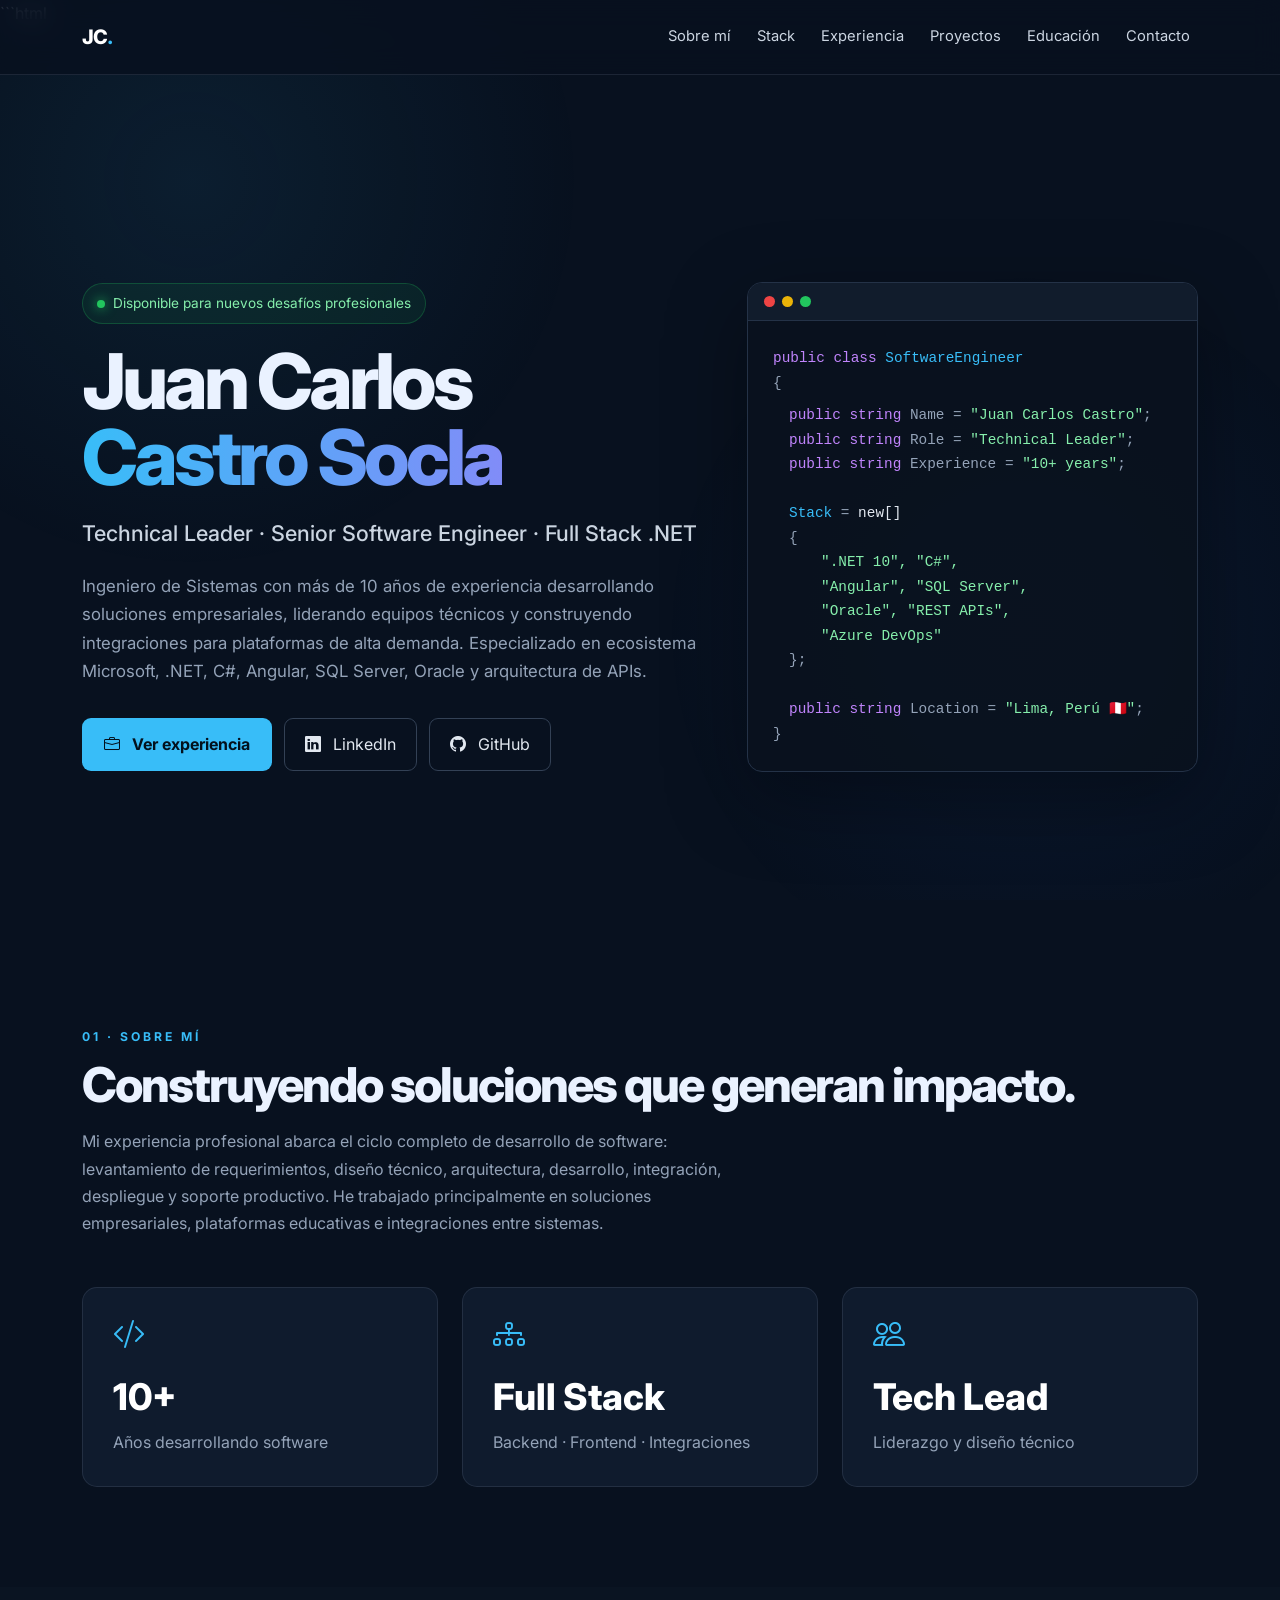
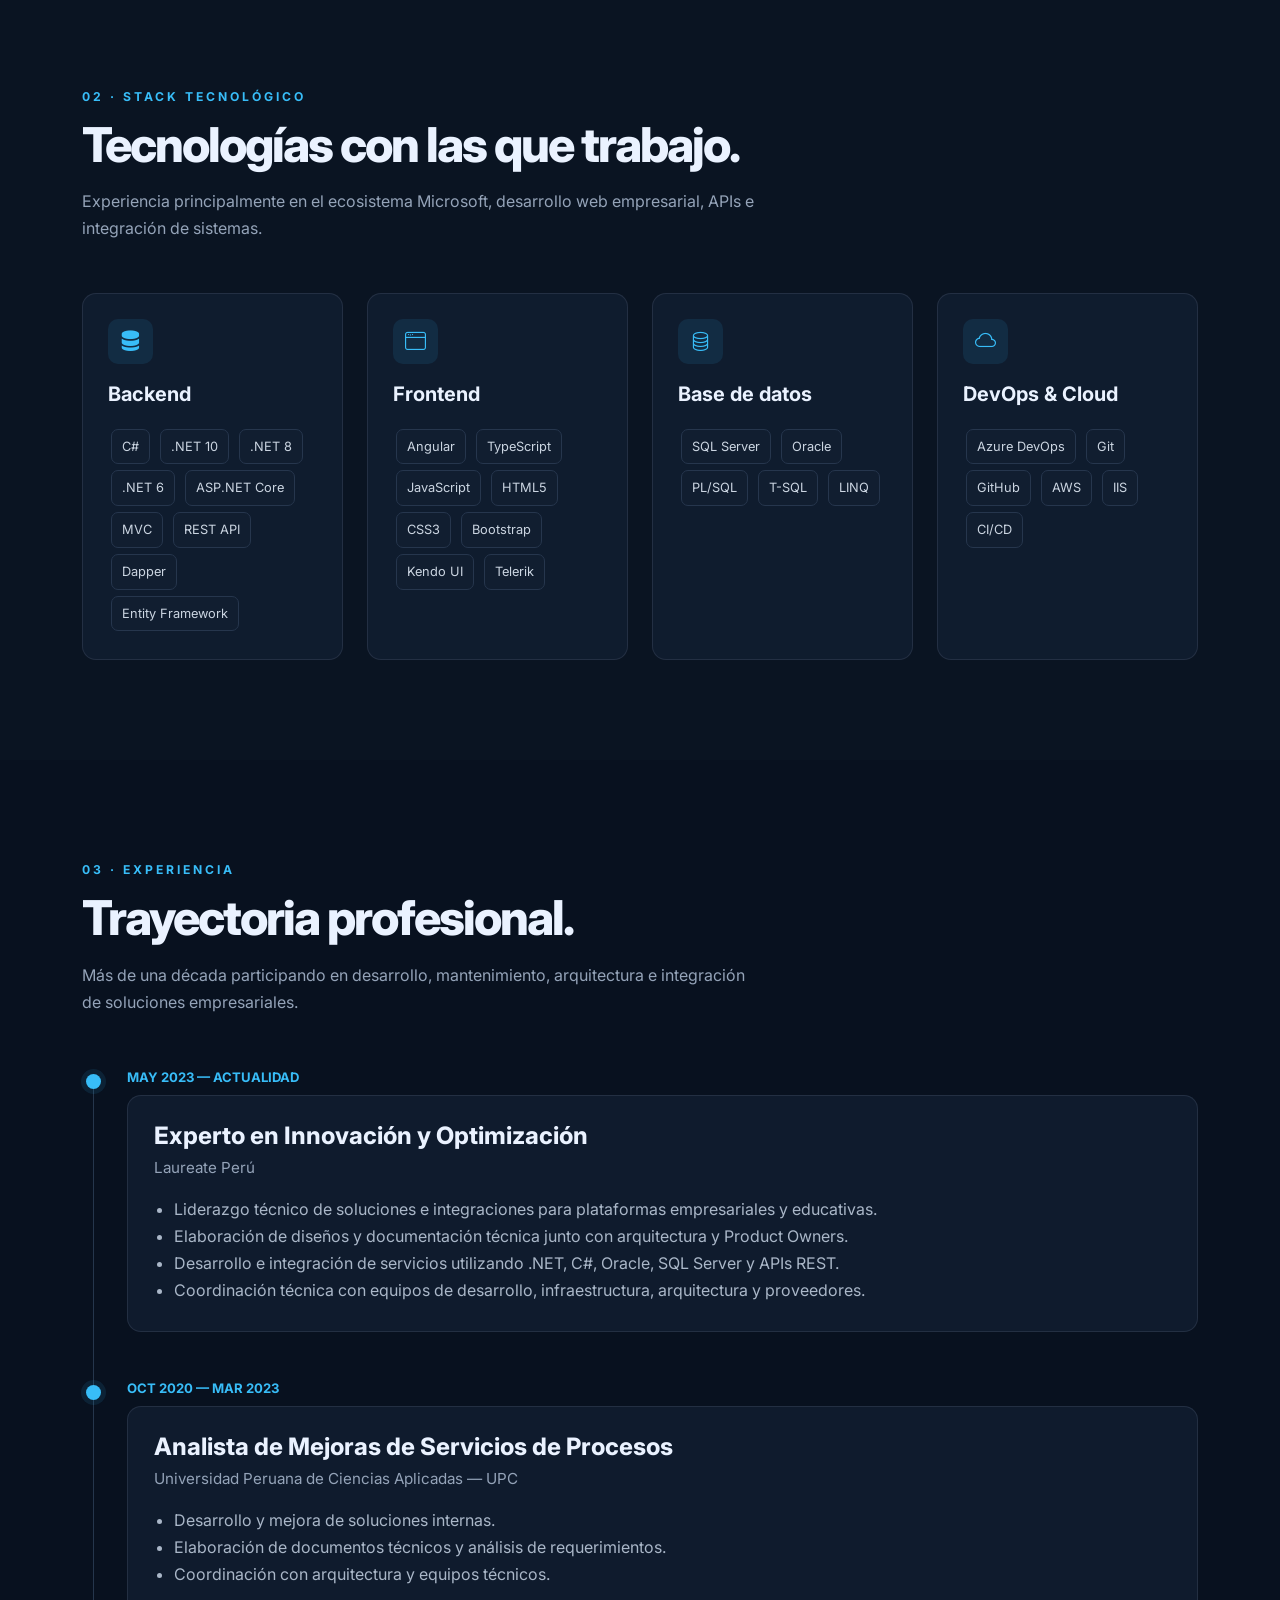
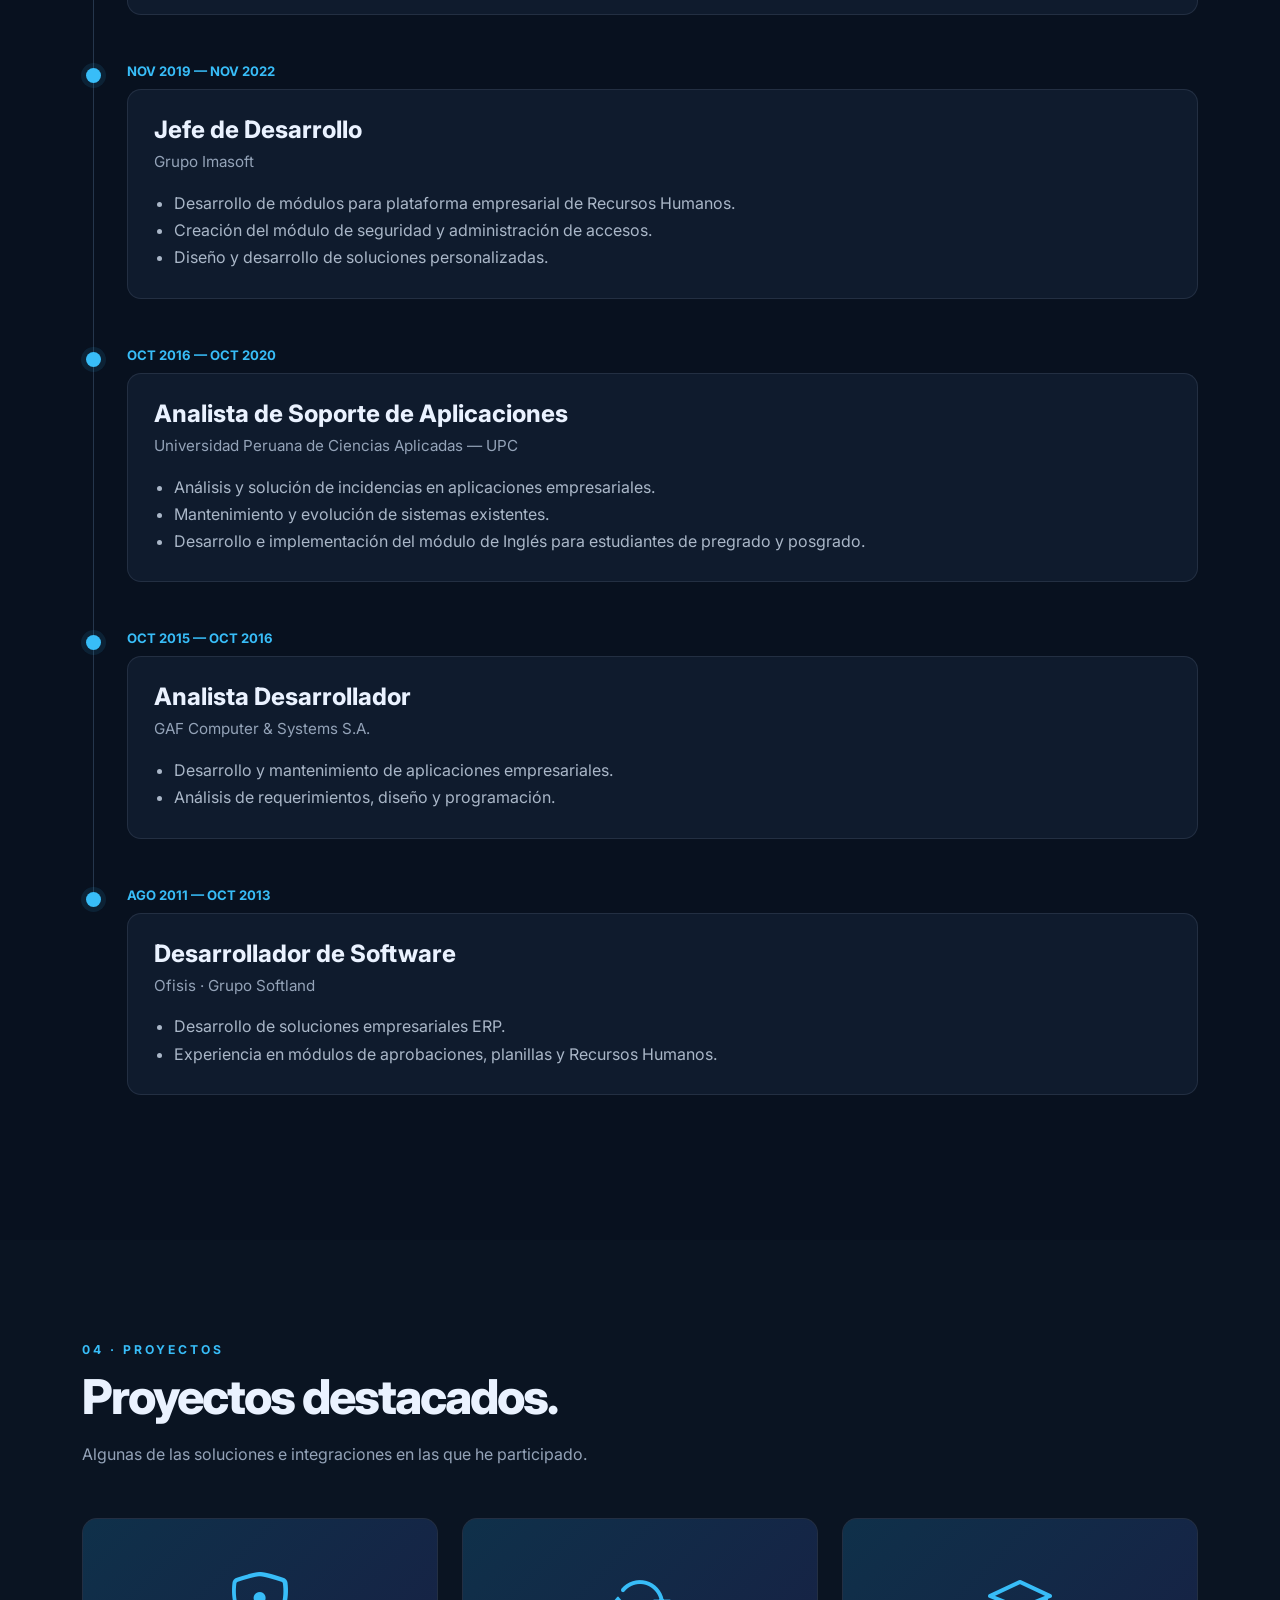
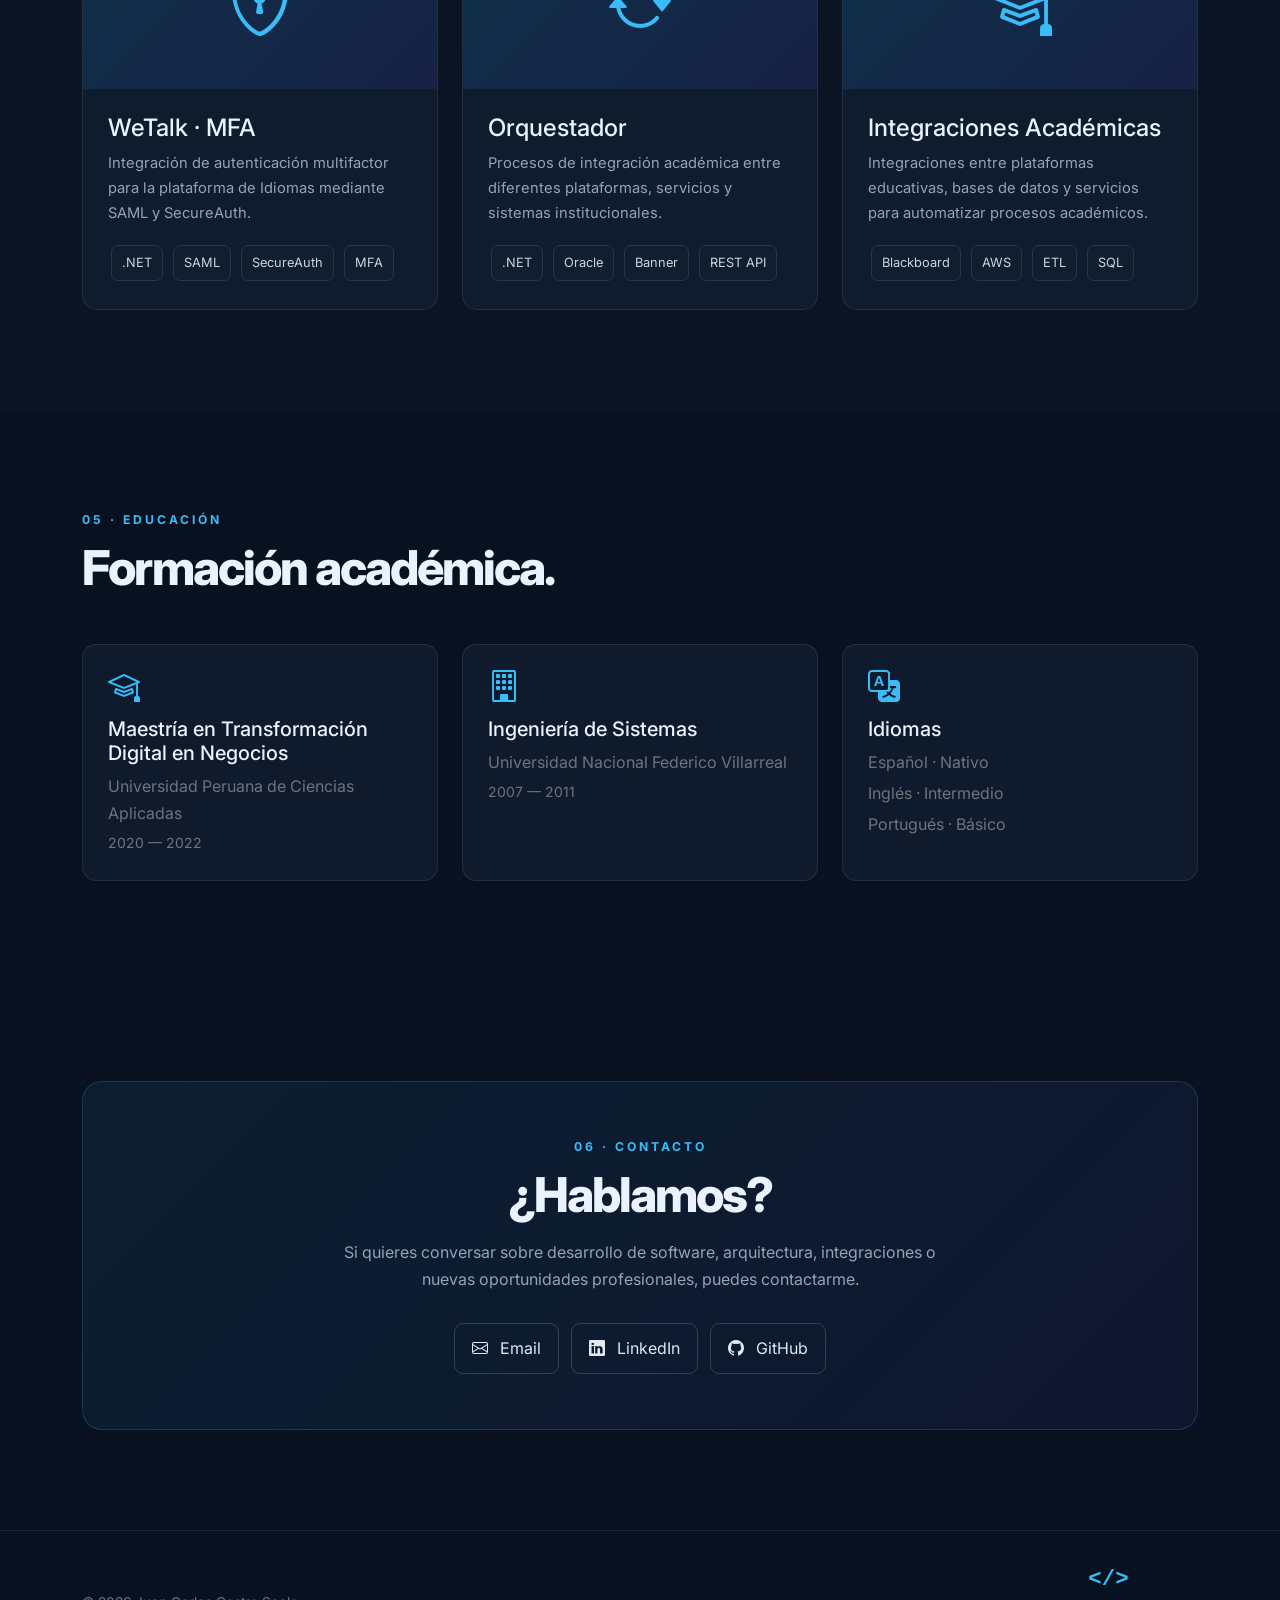
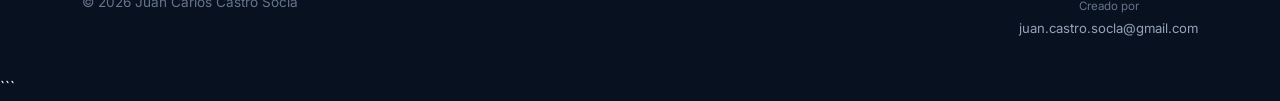
<file: index.html>
```html
<!DOCTYPE html>
<html lang="es">
<head>
    <meta charset="UTF-8">
    <meta name="viewport" content="width=device-width, initial-scale=1.0">

    <title>Juan Carlos Castro Socla | Technical Leader & Software Engineer</title>

    <meta name="description"
          content="Portfolio profesional de Juan Carlos Castro Socla, Technical Leader y Senior Software Engineer especializado en .NET, C#, Angular, SQL Server, Oracle e integraciones empresariales.">

    <!-- Bootstrap -->
    <link href="https://cdn.jsdelivr.net/npm/bootstrap@5.3.8/dist/css/bootstrap.min.css" rel="stylesheet">

    <!-- Bootstrap Icons -->
    <link rel="stylesheet"
          href="https://cdn.jsdelivr.net/npm/bootstrap-icons@1.13.1/font/bootstrap-icons.min.css">

    <!-- Google Fonts -->
    <link rel="preconnect" href="https://fonts.googleapis.com">
    <link rel="preconnect" href="https://fonts.gstatic.com" crossorigin>
    <link href="https://fonts.googleapis.com/css2?family=Inter:wght@300;400;500;600;700;800&display=swap"
          rel="stylesheet">

    <style>
        :root {
            --bg: #08111f;
            --bg-secondary: #0d1726;
            --card: rgba(17, 30, 49, 0.85);
            --card-hover: rgba(22, 40, 64, 0.95);
            --text: #eaf2ff;
            --muted: #94a3b8;
            --primary: #38bdf8;
            --primary-dark: #0284c7;
            --border: rgba(148, 163, 184, 0.15);
            --green: #22c55e;
        }

        * {
            box-sizing: border-box;
        }

        html {
            scroll-behavior: smooth;
        }

        body {
            margin: 0;
            font-family: 'Inter', sans-serif;
            background: var(--bg);
            color: var(--text);
            line-height: 1.7;
        }

        body::before {
            content: "";
            position: fixed;
            inset: 0;
            pointer-events: none;
            background:
                radial-gradient(circle at 15% 20%, rgba(56, 189, 248, 0.08), transparent 30%),
                radial-gradient(circle at 80% 70%, rgba(37, 99, 235, 0.08), transparent 30%);
            z-index: -1;
        }

        a {
            text-decoration: none;
        }

        /* NAVBAR */

        .navbar {
            background: rgba(8, 17, 31, 0.82);
            backdrop-filter: blur(14px);
            border-bottom: 1px solid var(--border);
            padding: 15px 0;
        }

        .navbar-brand {
            font-weight: 800;
            color: white !important;
            letter-spacing: -1px;
        }

        .navbar-brand span {
            color: var(--primary);
        }

        .nav-link {
            color: #cbd5e1 !important;
            font-size: .92rem;
            margin-left: 10px;
            transition: .25s;
        }

        .nav-link:hover {
            color: var(--primary) !important;
        }

        /* HERO */

        .hero {
            min-height: 100vh;
            display: flex;
            align-items: center;
            padding-top: 100px;
            position: relative;
            overflow: hidden;
        }

        .hero-badge {
            display: inline-flex;
            align-items: center;
            gap: 8px;
            padding: 8px 14px;
            border-radius: 50px;
            background: rgba(34, 197, 94, 0.08);
            border: 1px solid rgba(34, 197, 94, 0.25);
            color: #86efac;
            font-size: .85rem;
            margin-bottom: 20px;
        }

        .online-dot {
            width: 8px;
            height: 8px;
            border-radius: 50%;
            background: var(--green);
            box-shadow: 0 0 12px var(--green);
        }

        .hero h1 {
            font-size: clamp(3rem, 6vw, 5.7rem);
            font-weight: 800;
            line-height: .98;
            letter-spacing: -4px;
            margin-bottom: 20px;
        }

        .gradient-text {
            background: linear-gradient(90deg, #38bdf8, #818cf8);
            -webkit-background-clip: text;
            -webkit-text-fill-color: transparent;
        }

        .hero-role {
            font-size: 1.35rem;
            font-weight: 500;
            color: #cbd5e1;
            margin-bottom: 20px;
        }

        .hero-description {
            color: var(--muted);
            max-width: 720px;
            font-size: 1.05rem;
        }

        .hero-buttons {
            margin-top: 32px;
            display: flex;
            gap: 12px;
            flex-wrap: wrap;
        }

        .btn-main {
            background: var(--primary);
            color: #03111d;
            border: none;
            padding: 13px 22px;
            border-radius: 9px;
            font-weight: 700;
            transition: .25s;
        }

        .btn-main:hover {
            background: #7dd3fc;
            transform: translateY(-2px);
            color: #03111d;
        }

        .btn-outline-custom {
            border: 1px solid #334155;
            color: #e2e8f0;
            padding: 12px 20px;
            border-radius: 9px;
            transition: .25s;
        }

        .btn-outline-custom:hover {
            border-color: var(--primary);
            color: var(--primary);
            transform: translateY(-2px);
        }

        /* TERMINAL */

        .terminal {
            background: rgba(10, 18, 30, .9);
            border: 1px solid #243247;
            border-radius: 15px;
            overflow: hidden;
            box-shadow: 0 25px 80px rgba(0,0,0,.35);
        }

        .terminal-header {
            background: #111c2c;
            padding: 13px 16px;
            display: flex;
            gap: 7px;
            border-bottom: 1px solid #243247;
        }

        .terminal-dot {
            width: 11px;
            height: 11px;
            border-radius: 50%;
        }

        .dot-red { background: #ef4444; }
        .dot-yellow { background: #eab308; }
        .dot-green { background: #22c55e; }

        .terminal-body {
            padding: 25px;
            font-family: Consolas, monospace;
            font-size: .9rem;
            color: #94a3b8;
            min-height: 330px;
        }

        .code-blue { color: #38bdf8; }
        .code-green { color: #86efac; }
        .code-purple { color: #c084fc; }
        .code-white { color: #e2e8f0; }

        /* SECTIONS */

        section {
            padding: 100px 0;
        }

        .section-tag {
            color: var(--primary);
            text-transform: uppercase;
            letter-spacing: 3px;
            font-size: .76rem;
            font-weight: 700;
        }

        .section-title {
            font-size: clamp(2rem, 4vw, 3rem);
            font-weight: 800;
            letter-spacing: -2px;
            margin: 8px 0 15px;
        }

        .section-description {
            color: var(--muted);
            max-width: 680px;
            margin-bottom: 50px;
        }

        /* ABOUT */

        .about-card {
            height: 100%;
            background: var(--card);
            border: 1px solid var(--border);
            border-radius: 15px;
            padding: 30px;
        }

        .about-card i {
            font-size: 2rem;
            color: var(--primary);
        }

        .about-number {
            font-size: 2.3rem;
            font-weight: 800;
            color: white;
        }

        .about-label {
            color: var(--muted);
        }

        /* STACK */

        .tech-card {
            background: var(--card);
            border: 1px solid var(--border);
            border-radius: 14px;
            padding: 25px;
            height: 100%;
            transition: .3s;
        }

        .tech-card:hover {
            transform: translateY(-5px);
            border-color: rgba(56, 189, 248, .45);
            background: var(--card-hover);
        }

        .tech-card h5 {
            font-weight: 700;
            margin-bottom: 20px;
        }

        .tech-icon {
            width: 45px;
            height: 45px;
            display: flex;
            align-items: center;
            justify-content: center;
            border-radius: 10px;
            background: rgba(56, 189, 248, .1);
            color: var(--primary);
            font-size: 1.3rem;
            margin-bottom: 18px;
        }

        .tech-badge {
            display: inline-block;
            padding: 6px 10px;
            background: #111e30;
            border: 1px solid #26364d;
            border-radius: 7px;
            color: #cbd5e1;
            font-size: .8rem;
            margin: 3px;
        }

        /* EXPERIENCE */

        .experience-item {
            position: relative;
            padding-left: 45px;
            padding-bottom: 45px;
        }

        .experience-item::before {
            content: "";
            position: absolute;
            left: 11px;
            top: 10px;
            bottom: -10px;
            width: 1px;
            background: #25364c;
        }

        .experience-item:last-child::before {
            display: none;
        }

        .experience-dot {
            position: absolute;
            left: 4px;
            top: 8px;
            width: 15px;
            height: 15px;
            border-radius: 50%;
            background: var(--primary);
            box-shadow: 0 0 0 5px rgba(56,189,248,.1);
        }

        .experience-date {
            color: var(--primary);
            font-size: .82rem;
            font-weight: 700;
            margin-bottom: 7px;
        }

        .experience-card {
            background: var(--card);
            border: 1px solid var(--border);
            border-radius: 14px;
            padding: 26px;
        }

        .experience-card h4 {
            font-weight: 750;
            margin-bottom: 4px;
        }

        .company {
            color: #94a3b8;
            font-size: .95rem;
            margin-bottom: 15px;
        }

        .experience-card ul {
            color: #aab7c8;
            padding-left: 20px;
            margin-bottom: 0;
        }

        /* PROJECTS */

        .project-card {
            height: 100%;
            background: var(--card);
            border: 1px solid var(--border);
            border-radius: 15px;
            overflow: hidden;
            transition: .3s;
        }

        .project-card:hover {
            transform: translateY(-6px);
            border-color: rgba(56,189,248,.4);
        }

        .project-top {
            height: 170px;
            display: flex;
            justify-content: center;
            align-items: center;
            background: linear-gradient(
                135deg,
                rgba(14,165,233,.15),
                rgba(79,70,229,.12)
            );
        }

        .project-top i {
            font-size: 4rem;
            color: var(--primary);
        }

        .project-body {
            padding: 25px;
        }

        .project-body p {
            color: var(--muted);
            font-size: .92rem;
        }

        /* EDUCATION */

        .education-card {
            background: var(--card);
            border: 1px solid var(--border);
            padding: 25px;
            border-radius: 14px;
            height: 100%;
        }

        .education-icon {
            color: var(--primary);
            font-size: 2rem;
            margin-bottom: 15px;
        }

        /* CONTACT */

        .contact-box {
            background: linear-gradient(
                135deg,
                rgba(56,189,248,.08),
                rgba(99,102,241,.08)
            );
            border: 1px solid rgba(56,189,248,.2);
            border-radius: 20px;
            padding: 55px 30px;
            text-align: center;
        }

        .contact-box p {
            color: var(--muted);
            max-width: 600px;
            margin: 15px auto 30px;
        }

        .social-links {
            display: flex;
            justify-content: center;
            gap: 12px;
            flex-wrap: wrap;
        }

        .social-link {
            padding: 11px 17px;
            color: #e2e8f0;
            border: 1px solid #334155;
            border-radius: 9px;
            transition: .25s;
        }

        .social-link:hover {
            color: var(--primary);
            border-color: var(--primary);
            transform: translateY(-2px);
        }

        /* FOOTER */

        footer {
            border-top: 1px solid var(--border);
            padding: 35px 0;
            color: #64748b;
            font-size: .85rem;
        }

        .footer-content {
            display: flex;
            align-items: center;
            justify-content: space-between;
            gap: 25px;
        }

        .footer-created {
            text-align: center;
        }

        .footer-code {
            font-family: Consolas, monospace;
            font-size: 1.4rem;
            font-weight: 700;
            color: var(--primary);
            line-height: 1.2;
            margin-bottom: 4px;
        }

        .footer-text {
            font-size: .72rem;
            color: #64748b;
        }

        .footer-email {
            display: block;
            font-size: .82rem;
            color: #94a3b8;
            transition: .25s;
        }

        .footer-email:hover {
            color: var(--primary);
        }

        /* ANIMATION */

        .reveal {
            opacity: 0;
            transform: translateY(25px);
            transition: .7s ease;
        }

        .reveal.active {
            opacity: 1;
            transform: translateY(0);
        }

        @media(max-width: 991px) {

            .hero {
                padding: 140px 0 80px;
            }

            .hero h1 {
                letter-spacing: -2px;
            }

            .terminal {
                margin-top: 50px;
            }
        }

        @media(max-width: 576px) {

            section {
                padding: 75px 0;
            }

            .hero h1 {
                font-size: 3rem;
            }

            .hero-role {
                font-size: 1.1rem;
            }

            .terminal-body {
                font-size: .78rem;
                padding: 18px;
            }

            .footer-content {
                flex-direction: column;
                text-align: center;
            }
        }
    </style>
</head>

<body>

<!-- NAVBAR -->
<nav class="navbar navbar-expand-lg navbar-dark fixed-top">

    <div class="container">

        <a class="navbar-brand" href="#">
            JC<span>.</span>
        </a>

        <button class="navbar-toggler"
                type="button"
                data-bs-toggle="collapse"
                data-bs-target="#navbarMenu">

            <span class="navbar-toggler-icon"></span>

        </button>

        <div class="collapse navbar-collapse" id="navbarMenu">

            <ul class="navbar-nav ms-auto align-items-lg-center">

                <li class="nav-item">
                    <a class="nav-link" href="#sobre-mi">Sobre mí</a>
                </li>

                <li class="nav-item">
                    <a class="nav-link" href="#stack">Stack</a>
                </li>

                <li class="nav-item">
                    <a class="nav-link" href="#experiencia">Experiencia</a>
                </li>

                <li class="nav-item">
                    <a class="nav-link" href="#proyectos">Proyectos</a>
                </li>

                <li class="nav-item">
                    <a class="nav-link" href="#educacion">Educación</a>
                </li>

                <li class="nav-item">
                    <a class="nav-link" href="#contacto">Contacto</a>
                </li>

            </ul>

        </div>

    </div>

</nav>


<!-- HERO -->
<header class="hero">

    <div class="container">

        <div class="row align-items-center">

            <div class="col-lg-7">

                <div class="hero-badge">
                    <span class="online-dot"></span>
                    Disponible para nuevos desafíos profesionales
                </div>

                <h1>
                    Juan Carlos<br>
                    <span class="gradient-text">Castro Socla</span>
                </h1>

                <div class="hero-role">
                    Technical Leader · Senior Software Engineer · Full Stack .NET
                </div>

                <p class="hero-description">

                    Ingeniero de Sistemas con más de 10 años de experiencia
                    desarrollando soluciones empresariales, liderando equipos
                    técnicos y construyendo integraciones para plataformas
                    de alta demanda.

                    Especializado en ecosistema Microsoft, .NET, C#, Angular,
                    SQL Server, Oracle y arquitectura de APIs.

                </p>

                <div class="hero-buttons">

                    <a href="#experiencia" class="btn-main">
                        <i class="bi bi-briefcase me-2"></i>
                        Ver experiencia
                    </a>

                    <a href="https://www.linkedin.com/in/juansocla2910/"
                       target="_blank"
                       class="btn-outline-custom">

                        <i class="bi bi-linkedin me-2"></i>
                        LinkedIn

                    </a>

                    <a href="https://github.com/JuanKaCS2910"
                       target="_blank"
                       class="btn-outline-custom">

                        <i class="bi bi-github me-2"></i>
                        GitHub

                    </a>

                </div>

            </div>


            <div class="col-lg-5">

                <div class="terminal">

                    <div class="terminal-header">

                        <div class="terminal-dot dot-red"></div>
                        <div class="terminal-dot dot-yellow"></div>
                        <div class="terminal-dot dot-green"></div>

                    </div>

                    <div class="terminal-body">

                        <div>
                            <span class="code-purple">public class</span>
                            <span class="code-blue"> SoftwareEngineer</span>
                        </div>

                        <div>{</div>

                        <div class="ms-3 mt-2">
                            <span class="code-purple">public string</span>
                            Name =
                            <span class="code-green">"Juan Carlos Castro"</span>;
                        </div>

                        <div class="ms-3">
                            <span class="code-purple">public string</span>
                            Role =
                            <span class="code-green">"Technical Leader"</span>;
                        </div>

                        <div class="ms-3">
                            <span class="code-purple">public string</span>
                            Experience =
                            <span class="code-green">"10+ years"</span>;
                        </div>

                        <br>

                        <div class="ms-3">
                            <span class="code-blue">Stack</span> =
                            <span class="code-white">new[]</span>
                        </div>

                        <div class="ms-3">{</div>

                        <div class="ms-5 code-green">
                            ".NET 10", "C#",<br>
                            "Angular", "SQL Server",<br>
                            "Oracle", "REST APIs",<br>
                            "Azure DevOps"
                        </div>

                        <div class="ms-3">};</div>

                        <br>

                        <div class="ms-3">
                            <span class="code-purple">public string</span>
                            Location =
                            <span class="code-green">"Lima, Perú 🇵🇪"</span>;
                        </div>

                        <div>}</div>

                    </div>

                </div>

            </div>

        </div>

    </div>

</header>


<!-- SOBRE MI -->
<section id="sobre-mi">

    <div class="container reveal">

        <div class="section-tag">
            01 · Sobre mí
        </div>

        <h2 class="section-title">
            Construyendo soluciones que generan impacto.
        </h2>

        <p class="section-description">

            Mi experiencia profesional abarca el ciclo completo de desarrollo
            de software: levantamiento de requerimientos, diseño técnico,
            arquitectura, desarrollo, integración, despliegue y soporte
            productivo.

            He trabajado principalmente en soluciones empresariales,
            plataformas educativas e integraciones entre sistemas.

        </p>

        <div class="row g-4">

            <div class="col-md-4">

                <div class="about-card">

                    <i class="bi bi-code-slash"></i>

                    <div class="about-number mt-3">
                        10+
                    </div>

                    <div class="about-label">
                        Años desarrollando software
                    </div>

                </div>

            </div>

            <div class="col-md-4">

                <div class="about-card">

                    <i class="bi bi-diagram-3"></i>

                    <div class="about-number mt-3">
                        Full Stack
                    </div>

                    <div class="about-label">
                        Backend · Frontend · Integraciones
                    </div>

                </div>

            </div>

            <div class="col-md-4">

                <div class="about-card">

                    <i class="bi bi-people"></i>

                    <div class="about-number mt-3">
                        Tech Lead
                    </div>

                    <div class="about-label">
                        Liderazgo y diseño técnico
                    </div>

                </div>

            </div>

        </div>

    </div>

</section>


<!-- STACK -->
<section id="stack" style="background:#0a1422">

    <div class="container reveal">

        <div class="section-tag">
            02 · Stack tecnológico
        </div>

        <h2 class="section-title">
            Tecnologías con las que trabajo.
        </h2>

        <p class="section-description">
            Experiencia principalmente en el ecosistema Microsoft,
            desarrollo web empresarial, APIs e integración de sistemas.
        </p>

        <div class="row g-4">

            <div class="col-lg-3 col-md-6">

                <div class="tech-card">

                    <div class="tech-icon">
                        <i class="bi bi-server"></i>
                    </div>

                    <h5>Backend</h5>

                    <span class="tech-badge">C#</span>
                    <span class="tech-badge">.NET 10</span>
                    <span class="tech-badge">.NET 8</span>
                    <span class="tech-badge">.NET 6</span>
                    <span class="tech-badge">ASP.NET Core</span>
                    <span class="tech-badge">MVC</span>
                    <span class="tech-badge">REST API</span>
                    <span class="tech-badge">Dapper</span>
                    <span class="tech-badge">Entity Framework</span>

                </div>

            </div>


            <div class="col-lg-3 col-md-6">

                <div class="tech-card">

                    <div class="tech-icon">
                        <i class="bi bi-window"></i>
                    </div>

                    <h5>Frontend</h5>

                    <span class="tech-badge">Angular</span>
                    <span class="tech-badge">TypeScript</span>
                    <span class="tech-badge">JavaScript</span>
                    <span class="tech-badge">HTML5</span>
                    <span class="tech-badge">CSS3</span>
                    <span class="tech-badge">Bootstrap</span>
                    <span class="tech-badge">Kendo UI</span>
                    <span class="tech-badge">Telerik</span>

                </div>

            </div>


            <div class="col-lg-3 col-md-6">

                <div class="tech-card">

                    <div class="tech-icon">
                        <i class="bi bi-database"></i>
                    </div>

                    <h5>Base de datos</h5>

                    <span class="tech-badge">SQL Server</span>
                    <span class="tech-badge">Oracle</span>
                    <span class="tech-badge">PL/SQL</span>
                    <span class="tech-badge">T-SQL</span>
                    <span class="tech-badge">LINQ</span>

                </div>

            </div>


            <div class="col-lg-3 col-md-6">

                <div class="tech-card">

                    <div class="tech-icon">
                        <i class="bi bi-cloud"></i>
                    </div>

                    <h5>DevOps & Cloud</h5>

                    <span class="tech-badge">Azure DevOps</span>
                    <span class="tech-badge">Git</span>
                    <span class="tech-badge">GitHub</span>
                    <span class="tech-badge">AWS</span>
                    <span class="tech-badge">IIS</span>
                    <span class="tech-badge">CI/CD</span>

                </div>

            </div>

        </div>

    </div>

</section>


<!-- EXPERIENCIA -->
<section id="experiencia">

    <div class="container reveal">

        <div class="section-tag">
            03 · Experiencia
        </div>

        <h2 class="section-title">
            Trayectoria profesional.
        </h2>

        <p class="section-description">
            Más de una década participando en desarrollo,
            mantenimiento, arquitectura e integración
            de soluciones empresariales.
        </p>


        <div class="experience-item">

            <div class="experience-dot"></div>

            <div class="experience-date">
                MAY 2023 — ACTUALIDAD
            </div>

            <div class="experience-card">

                <h4>
                    Experto en Innovación y Optimización
                </h4>

                <div class="company">
                    Laureate Perú
                </div>

                <ul>

                    <li>
                        Liderazgo técnico de soluciones e integraciones
                        para plataformas empresariales y educativas.
                    </li>

                    <li>
                        Elaboración de diseños y documentación técnica
                        junto con arquitectura y Product Owners.
                    </li>

                    <li>
                        Desarrollo e integración de servicios utilizando
                        .NET, C#, Oracle, SQL Server y APIs REST.
                    </li>

                    <li>
                        Coordinación técnica con equipos de desarrollo,
                        infraestructura, arquitectura y proveedores.
                    </li>

                </ul>

            </div>

        </div>


        <div class="experience-item">

            <div class="experience-dot"></div>

            <div class="experience-date">
                OCT 2020 — MAR 2023
            </div>

            <div class="experience-card">

                <h4>
                    Analista de Mejoras de Servicios de Procesos
                </h4>

                <div class="company">
                    Universidad Peruana de Ciencias Aplicadas — UPC
                </div>

                <ul>

                    <li>
                        Desarrollo y mejora de soluciones internas.
                    </li>

                    <li>
                        Elaboración de documentos técnicos
                        y análisis de requerimientos.
                    </li>

                    <li>
                        Coordinación con arquitectura y equipos técnicos.
                    </li>

                </ul>

            </div>

        </div>


        <div class="experience-item">

            <div class="experience-dot"></div>

            <div class="experience-date">
                NOV 2019 — NOV 2022
            </div>

            <div class="experience-card">

                <h4>
                    Jefe de Desarrollo
                </h4>

                <div class="company">
                    Grupo Imasoft
                </div>

                <ul>

                    <li>
                        Desarrollo de módulos para plataforma
                        empresarial de Recursos Humanos.
                    </li>

                    <li>
                        Creación del módulo de seguridad
                        y administración de accesos.
                    </li>

                    <li>
                        Diseño y desarrollo de soluciones personalizadas.
                    </li>

                </ul>

            </div>

        </div>


        <div class="experience-item">

            <div class="experience-dot"></div>

            <div class="experience-date">
                OCT 2016 — OCT 2020
            </div>

            <div class="experience-card">

                <h4>
                    Analista de Soporte de Aplicaciones
                </h4>

                <div class="company">
                    Universidad Peruana de Ciencias Aplicadas — UPC
                </div>

                <ul>

                    <li>
                        Análisis y solución de incidencias
                        en aplicaciones empresariales.
                    </li>

                    <li>
                        Mantenimiento y evolución de sistemas existentes.
                    </li>

                    <li>
                        Desarrollo e implementación del módulo
                        de Inglés para estudiantes de pregrado y posgrado.
                    </li>

                </ul>

            </div>

        </div>


        <div class="experience-item">

            <div class="experience-dot"></div>

            <div class="experience-date">
                OCT 2015 — OCT 2016
            </div>

            <div class="experience-card">

                <h4>
                    Analista Desarrollador
                </h4>

                <div class="company">
                    GAF Computer & Systems S.A.
                </div>

                <ul>

                    <li>
                        Desarrollo y mantenimiento
                        de aplicaciones empresariales.
                    </li>

                    <li>
                        Análisis de requerimientos,
                        diseño y programación.
                    </li>

                </ul>

            </div>

        </div>


        <div class="experience-item">

            <div class="experience-dot"></div>

            <div class="experience-date">
                AGO 2011 — OCT 2013
            </div>

            <div class="experience-card">

                <h4>
                    Desarrollador de Software
                </h4>

                <div class="company">
                    Ofisis · Grupo Softland
                </div>

                <ul>

                    <li>
                        Desarrollo de soluciones empresariales ERP.
                    </li>

                    <li>
                        Experiencia en módulos de aprobaciones,
                        planillas y Recursos Humanos.
                    </li>

                </ul>

            </div>

        </div>

    </div>

</section>


<!-- PROYECTOS -->
<section id="proyectos" style="background:#0a1422">

    <div class="container reveal">

        <div class="section-tag">
            04 · Proyectos
        </div>

        <h2 class="section-title">
            Proyectos destacados.
        </h2>

        <p class="section-description">
            Algunas de las soluciones e integraciones
            en las que he participado.
        </p>


        <div class="row g-4">


            <!-- WETALK -->
            <div class="col-lg-4">

                <div class="project-card">

                    <div class="project-top">
                        <i class="bi bi-shield-lock"></i>
                    </div>

                    <div class="project-body">

                        <h4>
                            WeTalk · MFA
                        </h4>

                        <p>
                            Integración de autenticación multifactor
                            para la plataforma de Idiomas mediante
                            SAML y SecureAuth.
                        </p>

                        <span class="tech-badge">.NET</span>
                        <span class="tech-badge">SAML</span>
                        <span class="tech-badge">SecureAuth</span>
                        <span class="tech-badge">MFA</span>

                    </div>

                </div>

            </div>


            <!-- ORQUESTADOR -->
            <div class="col-lg-4">

                <div class="project-card">

                    <div class="project-top">
                        <i class="bi bi-arrow-repeat"></i>
                    </div>

                    <div class="project-body">

                        <h4>
                            Orquestador
                        </h4>

                        <p>
                            Procesos de integración académica
                            entre diferentes plataformas,
                            servicios y sistemas institucionales.
                        </p>

                        <span class="tech-badge">.NET</span>
                        <span class="tech-badge">Oracle</span>
                        <span class="tech-badge">Banner</span>
                        <span class="tech-badge">REST API</span>

                    </div>

                </div>

            </div>


            <!-- BLACKBOARD -->
            <div class="col-lg-4">

                <div class="project-card">

                    <div class="project-top">
                        <i class="bi bi-mortarboard"></i>
                    </div>

                    <div class="project-body">

                        <h4>
                            Integraciones Académicas
                        </h4>

                        <p>
                            Integraciones entre plataformas educativas,
                            bases de datos y servicios para automatizar
                            procesos académicos.
                        </p>

                        <span class="tech-badge">Blackboard</span>
                        <span class="tech-badge">AWS</span>
                        <span class="tech-badge">ETL</span>
                        <span class="tech-badge">SQL</span>

                    </div>

                </div>

            </div>

        </div>

    </div>

</section>


<!-- EDUCACIÓN -->
<section id="educacion">

    <div class="container reveal">

        <div class="section-tag">
            05 · Educación
        </div>

        <h2 class="section-title">
            Formación académica.
        </h2>

        <div class="row g-4 mt-4">


            <div class="col-lg-4">

                <div class="education-card">

                    <div class="education-icon">
                        <i class="bi bi-mortarboard"></i>
                    </div>

                    <h5>
                        Maestría en Transformación Digital en Negocios
                    </h5>

                    <p class="text-secondary mb-1">
                        Universidad Peruana de Ciencias Aplicadas
                    </p>

                    <small class="text-secondary">
                        2020 — 2022
                    </small>

                </div>

            </div>


            <div class="col-lg-4">

                <div class="education-card">

                    <div class="education-icon">
                        <i class="bi bi-building"></i>
                    </div>

                    <h5>
                        Ingeniería de Sistemas
                    </h5>

                    <p class="text-secondary mb-1">
                        Universidad Nacional Federico Villarreal
                    </p>

                    <small class="text-secondary">
                        2007 — 2011
                    </small>

                </div>

            </div>


            <div class="col-lg-4">

                <div class="education-card">

                    <div class="education-icon">
                        <i class="bi bi-translate"></i>
                    </div>

                    <h5>
                        Idiomas
                    </h5>

                    <p class="text-secondary mb-1">
                        Español · Nativo
                    </p>

                    <p class="text-secondary mb-1">
                        Inglés · Intermedio
                    </p>

                    <p class="text-secondary">
                        Portugués · Básico
                    </p>

                </div>

            </div>

        </div>

    </div>

</section>


<!-- CONTACTO -->
<section id="contacto">

    <div class="container reveal">

        <div class="contact-box">

            <div class="section-tag">
                06 · Contacto
            </div>

            <h2 class="section-title">
                ¿Hablamos?
            </h2>

            <p>
                Si quieres conversar sobre desarrollo de software,
                arquitectura, integraciones o nuevas oportunidades
                profesionales, puedes contactarme.
            </p>

            <div class="social-links">

                <a href="mailto:juan.castro.socla@gmail.com"
                   class="social-link">

                    <i class="bi bi-envelope me-2"></i>
                    Email

                </a>

                <a href="https://www.linkedin.com/in/juansocla2910/"
                   target="_blank"
                   class="social-link">

                    <i class="bi bi-linkedin me-2"></i>
                    LinkedIn

                </a>

                <a href="https://github.com/JuanKaCS2910"
                   target="_blank"
                   class="social-link">

                    <i class="bi bi-github me-2"></i>
                    GitHub

                </a>

            </div>

        </div>

    </div>

</section>


<!-- FOOTER -->
<footer>

    <div class="container">

        <div class="footer-content">

            <div>
                © <span id="year"></span>
                Juan Carlos Castro Socla
            </div>


            <div class="footer-created">

                <div class="footer-code">
                    &lt;/&gt;
                </div>

                <div class="footer-text">
                    Creado por
                </div>

                <a href="mailto:juan.castro.socla@gmail.com"
                   class="footer-email">

                    juan.castro.socla@gmail.com

                </a>

            </div>

        </div>

    </div>

</footer>


<!-- BOOTSTRAP -->
<script src="https://cdn.jsdelivr.net/npm/bootstrap@5.3.8/dist/js/bootstrap.bundle.min.js"></script>


<script>

    /* AÑO AUTOMÁTICO */
    document.getElementById("year").textContent =
        new Date().getFullYear();


    /* ANIMACIÓN AL HACER SCROLL */

    const elements =
        document.querySelectorAll(".reveal");

    const observer =
        new IntersectionObserver((entries) => {

            entries.forEach(entry => {

                if (entry.isIntersecting) {
                    entry.target.classList.add("active");
                }

            });

        }, {
            threshold: 0.12
        });


    elements.forEach(element => {
        observer.observe(element);
    });


    /* CERRAR NAVBAR EN CELULAR */

    document.querySelectorAll(".navbar .nav-link")
        .forEach(link => {

            link.addEventListener("click", () => {

                const navbar =
                    document.querySelector(".navbar-collapse");

                if (navbar.classList.contains("show")) {

                    bootstrap.Collapse
                        .getOrCreateInstance(navbar)
                        .hide();

                }

            });

        });

</script>

</body>
</html>
```
</file>
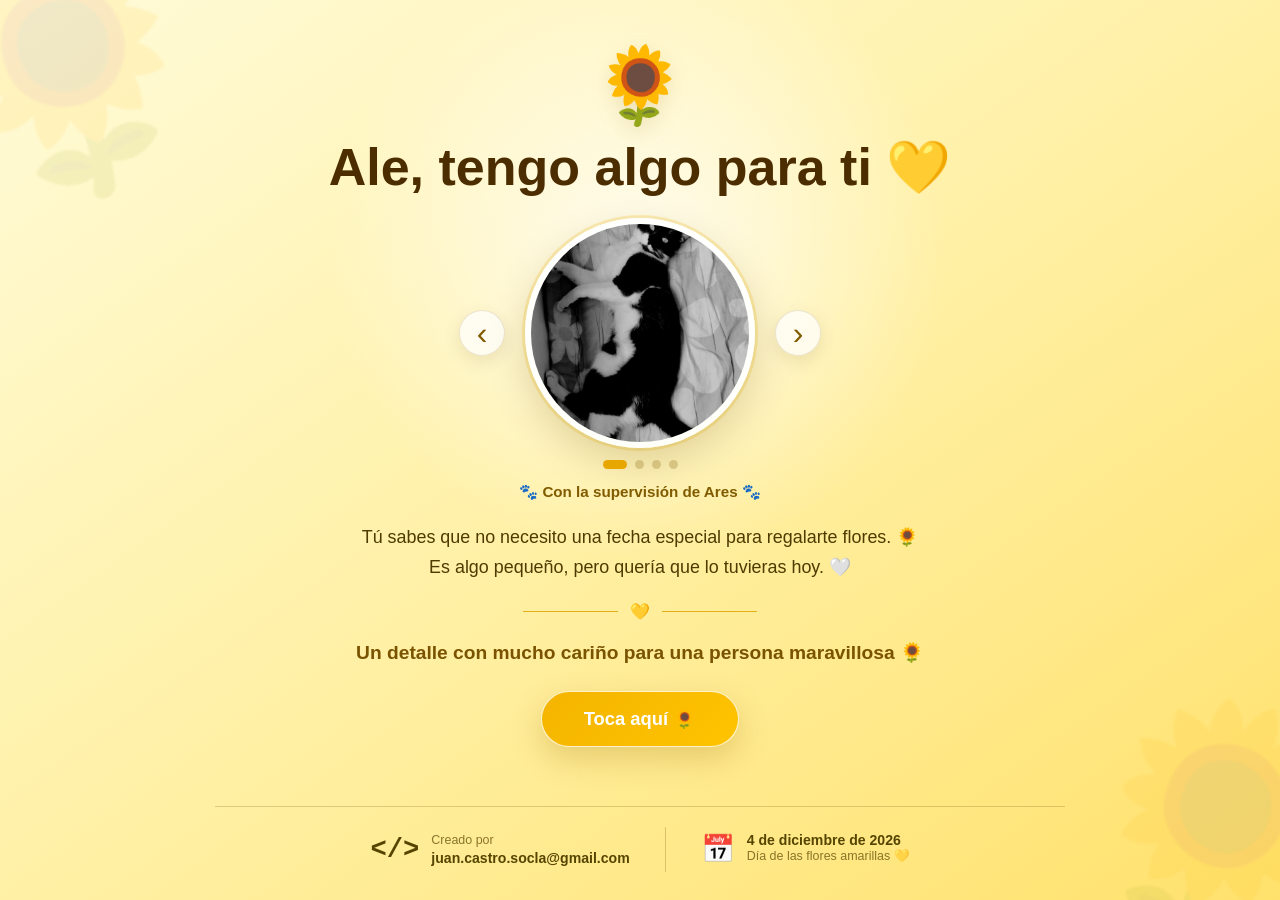
<file: flores-amarillas-Ale/index.html>
<!DOCTYPE html>
<html lang="es">

<head>

    <meta charset="UTF-8">

    <meta
        name="viewport"
        content="width=device-width, initial-scale=1.0"
    >

    <title>Para Ale 🌻💛</title>


    <style>

        /* ==================================================
           GENERAL
        ================================================== */

        * {
            box-sizing: border-box;
            margin: 0;
            padding: 0;
        }


        html,
        body {
            min-height: 100%;
        }


        body {

            font-family:
                "Segoe UI",
                Tahoma,
                Geneva,
                Verdana,
                sans-serif;

            min-height: 100vh;

            color: #4d3500;

            overflow-x: hidden;

            background:

                radial-gradient(
                    circle at 50% 28%,
                    rgba(255, 255, 255, 0.78),
                    transparent 34%
                ),

                linear-gradient(
                    145deg,
                    #fffbd9 0%,
                    #fff1a8 48%,
                    #ffe16c 100%
                );
        }


        /* ==================================================
           DECORACIÓN DE FONDO
        ================================================== */

        body::before,
        body::after {

            content: "🌻";

            position: fixed;

            z-index: -1;

            opacity: 0.10;

            font-size: 15rem;

            pointer-events: none;
        }


        body::before {

            top: -70px;
            left: -80px;

            transform: rotate(-20deg);
        }


        body::after {

            right: -85px;
            bottom: -70px;

            transform: rotate(18deg);
        }



        /* ==================================================
           PRIMERA PANTALLA
        ================================================== */

        .inicio {

            min-height: 100vh;

            display: flex;
            flex-direction: column;

            padding:
                34px
                20px
                28px;
        }


        .contenido-inicio {

            width: min(760px, 100%);

            margin: auto;

            text-align: center;

            display: flex;
            flex-direction: column;

            align-items: center;
        }



        /* ==================================================
           GIRASOL PRINCIPAL
        ================================================== */

        .flor-principal {

            font-size: 4.7rem;

            animation:
                flotar
                3s
                ease-in-out
                infinite;

            filter:
                drop-shadow(
                    0 7px 10px
                    rgba(140, 100, 0, 0.15)
                );
        }



        /* ==================================================
           TÍTULO
        ================================================== */

        .inicio h1 {

            font-size:
                clamp(
                    2rem,
                    5vw,
                    3.25rem
                );

            margin:
                8px
                0
                22px;

            color: #4b2d00;

            line-height: 1.12;
        }



        /* ==================================================
           CARRUSEL DE ARES
        ================================================== */

        .carrusel-ares {

            display: flex;

            justify-content: center;
            align-items: center;

            gap: 20px;

            width: 100%;

            margin-bottom: 12px;
        }


        /* CONTENEDOR FOTO */

        .foto-ares {

            width: 230px;
            height: 230px;

            flex-shrink: 0;

            padding: 6px;

            border-radius: 50%;

            background:
                rgba(
                    255,
                    255,
                    255,
                    0.92
                );

            box-shadow:

                0 14px 38px
                rgba(116, 82, 0, 0.22),

                0 0 0 3px
                rgba(240, 183, 0, 0.22);

            overflow: hidden;

            animation:
                aparecerFoto
                1.1s
                ease;
        }


        /* FOTO */

        .foto-ares img {

            width: 100%;
            height: 100%;

            display: block;

            object-fit: cover;

            object-position: center;

            border-radius: 50%;

            transition:
                opacity 0.35s ease,
                transform 0.35s ease;
        }



        /* ==================================================
           FLECHAS DEL CARRUSEL
        ================================================== */

        .carrusel-btn {

            width: 46px;
            height: 46px;

            flex-shrink: 0;

            display: flex;

            justify-content: center;
            align-items: center;

            border:

                1px solid
                rgba(
                    126,
                    90,
                    0,
                    0.15
                );

            border-radius: 50%;

            background:

                rgba(
                    255,
                    255,
                    255,
                    0.72
                );

            color: #805b00;

            font-size: 2rem;

            line-height: 1;

            cursor: pointer;

            box-shadow:

                0 6px 18px
                rgba(
                    100,
                    75,
                    0,
                    0.12
                );

            transition:

                transform 0.25s ease,
                background 0.25s ease,
                box-shadow 0.25s ease;
        }


        .carrusel-btn:hover {

            transform: scale(1.10);

            background:

                rgba(
                    255,
                    255,
                    255,
                    0.95
                );

            box-shadow:

                0 8px 22px
                rgba(
                    100,
                    75,
                    0,
                    0.17
                );
        }


        .carrusel-btn:active {

            transform: scale(0.95);
        }



        /* ==================================================
           INDICADORES
        ================================================== */

        .indicadores {

            display: flex;

            justify-content: center;
            align-items: center;

            gap: 8px;

            margin-bottom: 10px;
        }


        .punto {

            width: 9px;
            height: 9px;

            padding: 0;

            border: none;

            border-radius: 50%;

            background:

                rgba(
                    128,
                    91,
                    0,
                    0.25
                );

            cursor: pointer;

            transition:

                width 0.3s ease,
                background 0.3s ease,
                transform 0.3s ease;
        }


        .punto:hover {

            transform: scale(1.20);
        }


        .punto.activo {

            width: 24px;

            border-radius: 10px;

            background: #e8a600;
        }



        /* ==================================================
           TEXTO ARES
        ================================================== */

        .foto-texto {

            font-size: 0.95rem;

            font-weight: 650;

            color: #805b00;

            margin:

                4px
                0
                22px;
        }



        /* ==================================================
           TEXTO PRINCIPAL
        ================================================== */

        .subtitulo {

            font-size: 1.12rem;

            line-height: 1.65;

            max-width: 680px;

            margin-bottom: 18px;

            color: #4d3b00;
        }



        /* ==================================================
           SEPARADOR
        ================================================== */

        .separador {

            display: flex;

            align-items: center;

            gap: 12px;

            margin:

                2px
                0
                18px;

            color: #e4ae1b;
        }


        .separador::before,
        .separador::after {

            content: "";

            width: 95px;

            height: 1px;

            background: #e4ae1b;
        }



        /* ==================================================
           TEXTO ESPECIAL
        ================================================== */

        .detalle-especial {

            font-size: 1.2rem;

            font-weight: 700;

            line-height: 1.45;

            max-width: 620px;

            color: #7a5300;

            margin-bottom: 24px;
        }



        /* ==================================================
           BOTÓN PRINCIPAL
        ================================================== */

        .boton-sorpresa {

            border:

                1px solid
                rgba(
                    255,
                    255,
                    255,
                    0.8
                );

            padding:

                16px
                42px;

            border-radius: 40px;

            background:

                linear-gradient(
                    135deg,
                    #f4b400,
                    #ffc400
                );

            color: white;

            font-size: 1.15rem;

            font-weight: 700;

            cursor: pointer;

            box-shadow:

                0 12px 30px
                rgba(
                    159,
                    112,
                    0,
                    0.25
                );

            transition:
                transform 0.25s ease,
                box-shadow 0.25s ease;
        }


        .boton-sorpresa:hover {

            transform:
                translateY(-3px)
                scale(1.03);

            box-shadow:

                0 16px 34px
                rgba(
                    159,
                    112,
                    0,
                    0.30
                );
        }


        .boton-sorpresa:active {

            transform: scale(0.97);
        }



        /* ==================================================
           FOOTER
        ================================================== */

        .footer,
        .footer-sorpresa {

            width:
                min(
                    850px,
                    92%
                );

            margin:
                52px
                auto
                0;

            border-top:

                1px solid
                rgba(
                    100,
                    75,
                    0,
                    0.22
                );

            padding-top: 20px;

            display: flex;

            justify-content: center;
            align-items: center;

            gap: 35px;

            font-size: 0.88rem;

            color: #554500;
        }


        .footer-item {

            display: flex;

            align-items: center;

            gap: 12px;

            text-align: left;
        }


        .developer-icon {

            font-family:
                Consolas,
                "Courier New",
                monospace;

            font-weight: bold;

            font-size: 1.7rem;
        }


        .footer-icon {

            font-size: 1.7rem;
        }


        .footer-divider {

            width: 1px;

            height: 45px;

            background:

                rgba(
                    100,
                    75,
                    0,
                    0.25
                );
        }


        .footer-title {

            font-size: 0.78rem;

            opacity: 0.70;

            margin-bottom: 3px;
        }


        .footer-value {

            font-weight: 600;
        }


        .footer a,
        .footer-sorpresa a {

            color: #554500;

            text-decoration: none;
        }


        .footer a:hover,
        .footer-sorpresa a:hover {

            text-decoration: underline;
        }



        /* ==================================================
           SEGUNDA PANTALLA
        ================================================== */

        .sorpresa {

            display: none;

            min-height: 100vh;

            padding:

                75px
                20px
                45px;

            text-align: center;
        }



        /* ==================================================
           BOTÓN VOLVER
        ================================================== */

        .btn-volver {

            position: fixed;

            top: 22px;
            left: 24px;

            z-index: 200;

            border:

                1px solid
                rgba(
                    77,
                    59,
                    0,
                    0.14
                );

            border-radius: 30px;

            padding:

                10px
                17px;

            background:

                rgba(
                    255,
                    255,
                    255,
                    0.72
                );

            backdrop-filter: blur(10px);

            -webkit-backdrop-filter: blur(10px);

            color: #4d3b00;

            font-weight: 650;

            cursor: pointer;

            box-shadow:

                0 6px 20px
                rgba(
                    100,
                    80,
                    0,
                    0.10
                );
        }



        /* ==================================================
           FECHA
        ================================================== */

        .fecha {

            font-size: 1rem;

            letter-spacing: 3px;

            margin-bottom: 14px;

            opacity: 0.72;
        }



        /* ==================================================
           TÍTULO SEGUNDA PANTALLA
        ================================================== */

        .sorpresa h2 {

            font-size:

                clamp(
                    1.9rem,
                    5vw,
                    2.5rem
                );

            margin-bottom: 26px;
        }



        /* ==================================================
           RAMO
        ================================================== */

        .ramo {

            font-size: 4rem;

            line-height: 1.2;

            margin:

                15px
                auto
                30px;

            animation:
                crecer
                1.5s
                ease;
        }



        /* ==================================================
           MENSAJE
        ================================================== */

        .mensaje {

            max-width: 560px;

            margin: auto;

            padding: 34px;

            background:

                rgba(
                    255,
                    255,
                    255,
                    0.72
                );

            backdrop-filter: blur(10px);

            -webkit-backdrop-filter: blur(10px);

            border-radius: 25px;

            box-shadow:

                0 15px 40px
                rgba(
                    100,
                    80,
                    0,
                    0.12
                );

            font-size: 1.08rem;

            line-height: 1.8;
        }


        .mensaje-titulo {

            font-size: 1.2rem;

            font-weight: 700;
        }


        .firma {

            margin-top: 24px;

            font-weight: 700;
        }



        /* ==================================================
           FLORES CAYENDO
        ================================================== */

        .petalo {

            position: fixed;

            top: -50px;

            z-index: 100;

            pointer-events: none;

            animation:
                caer
                linear
                forwards;
        }



        /* ==================================================
           ANIMACIONES
        ================================================== */

        @keyframes flotar {

            0%,
            100% {

                transform:
                    translateY(0)
                    rotate(-2deg);
            }


            50% {

                transform:
                    translateY(-9px)
                    rotate(2deg);
            }
        }


        @keyframes aparecerFoto {

            from {

                opacity: 0;

                transform:
                    scale(0.82)
                    translateY(10px);
            }


            to {

                opacity: 1;

                transform:
                    scale(1)
                    translateY(0);
            }
        }


        @keyframes crecer {

            0% {

                transform: scale(0);

                opacity: 0;
            }


            70% {

                transform: scale(1.12);
            }


            100% {

                transform: scale(1);

                opacity: 1;
            }
        }


        @keyframes caer {

            from {

                transform:
                    translateY(-50px)
                    rotate(0deg);

                opacity: 1;
            }


            to {

                transform:
                    translateY(110vh)
                    rotate(720deg);

                opacity: 0.7;
            }
        }



        /* ==================================================
           RESPONSIVE
        ================================================== */

        @media (max-width: 650px) {


            .inicio {

                padding:

                    22px
                    14px
                    25px;
            }


            .flor-principal {

                font-size: 3.6rem;
            }


            .inicio h1 {

                font-size: 2rem;

                margin-bottom: 18px;
            }


            /* CARRUSEL */

            .carrusel-ares {

                gap: 9px;
            }


            .foto-ares {

                width: 185px;
                height: 185px;

                padding: 5px;
            }


            .carrusel-btn {

                width: 38px;
                height: 38px;

                font-size: 1.7rem;
            }


            .foto-texto {

                font-size: 0.9rem;

                margin-bottom: 18px;
            }


            .subtitulo {

                font-size: 1rem;

                margin-bottom: 15px;
            }


            .detalle-especial {

                font-size: 1.05rem;

                margin-bottom: 20px;
            }


            .separador::before,
            .separador::after {

                width: 65px;
            }


            /* FOOTER */

            .footer,
            .footer-sorpresa {

                width: 88%;

                flex-direction: column;

                align-items: flex-start;

                gap: 12px;

                margin-top: 38px;
            }


            .footer-divider {

                width: 100%;

                height: 1px;
            }


            /* SEGUNDA PANTALLA */

            .sorpresa {

                padding-top: 78px;
            }


            .ramo {

                font-size: 3rem;
            }


            .mensaje {

                padding: 25px;

                font-size: 1rem;
            }


            .btn-volver {

                top: 14px;
                left: 14px;
            }

        }



        /* ==================================================
           CELULARES PEQUEÑOS
        ================================================== */

        @media (max-width: 390px) {


            .foto-ares {

                width: 165px;
                height: 165px;
            }


            .carrusel-btn {

                width: 34px;
                height: 34px;

                font-size: 1.5rem;
            }


            .carrusel-ares {

                gap: 6px;
            }

        }

    </style>

</head>



<body>


    <!-- ==================================================
         PRIMERA PANTALLA
    =================================================== -->

    <section
        class="inicio"
        id="inicio"
    >


        <div class="contenido-inicio">


            <!-- GIRASOL -->

            <div class="flor-principal">

                🌻

            </div>



            <!-- TÍTULO -->

            <h1>

                Ale, tengo algo para ti 💛

            </h1>



            <!-- ==================================================
                 CARRUSEL DE ARES
            =================================================== -->

            <div class="carrusel-ares">


                <!-- FLECHA IZQUIERDA -->

                <button
                    class="carrusel-btn"
                    type="button"
                    onclick="cambiarFoto(-1)"
                    aria-label="Foto anterior"
                >

                    ‹

                </button>



                <!-- FOTO -->

                <div class="foto-ares">

                    <img
                        id="fotoAres"
                        src="foto-1.jpg"
                        alt="Ares"
                    >

                </div>



                <!-- FLECHA DERECHA -->

                <button
                    class="carrusel-btn"
                    type="button"
                    onclick="cambiarFoto(1)"
                    aria-label="Foto siguiente"
                >

                    ›

                </button>


            </div>



            <!-- ==================================================
                 INDICADORES DEL CARRUSEL
            =================================================== -->

            <div class="indicadores">


                <button
                    class="punto activo"
                    type="button"
                    onclick="irFoto(0)"
                    aria-label="Ver foto 1"
                ></button>


                <button
                    class="punto"
                    type="button"
                    onclick="irFoto(1)"
                    aria-label="Ver foto 2"
                ></button>


                <button
                    class="punto"
                    type="button"
                    onclick="irFoto(2)"
                    aria-label="Ver foto 3"
                ></button>


                <button
                    class="punto"
                    type="button"
                    onclick="irFoto(3)"
                    aria-label="Ver foto 4"
                ></button>


            </div>



            <!-- TEXTO ARES -->

            <p class="foto-texto">

                🐾 Con la supervisión de Ares 🐾

            </p>



            <!-- TEXTO PRINCIPAL -->

            <p class="subtitulo">

                Tú sabes que no necesito una fecha especial
                para regalarte flores. 🌻

                <br>

                Es algo pequeño,
                pero quería que lo tuvieras hoy. 🤍

            </p>



            <!-- SEPARADOR -->

            <div class="separador">

                <span>

                    💛

                </span>

            </div>



            <!-- DETALLE -->

            <p class="detalle-especial">

                Un detalle con mucho cariño
                para una persona maravillosa 🌻

            </p>



            <!-- BOTÓN -->

            <button
                class="boton-sorpresa"
                type="button"
                onclick="abrirSorpresa()"
            >

                Toca aquí 🌻

            </button>


        </div>



        <!-- ==================================================
             FOOTER PRIMERA PANTALLA
        =================================================== -->

        <footer class="footer">


            <div class="footer-item">


                <div class="developer-icon">

                    &lt;/&gt;

                </div>


                <div>


                    <div class="footer-title">

                        Creado por

                    </div>


                    <div class="footer-value">


                        <a
                            href="mailto:juan.castro.socla@gmail.com"
                        >

                            juan.castro.socla@gmail.com

                        </a>


                    </div>


                </div>


            </div>



            <div class="footer-divider"></div>



            <div class="footer-item">


                <div class="footer-icon">

                    📅

                </div>


                <div>


                    <div
                        class="footer-value"
                        id="fechaActual"
                    ></div>


                    <div class="footer-title">

                        Día de las flores amarillas 💛

                    </div>


                </div>


            </div>


        </footer>


    </section>




    <!-- ==================================================
         SEGUNDA PANTALLA
    =================================================== -->

    <section
        class="sorpresa"
        id="sorpresa"
    >


        <!-- BOTÓN VOLVER -->

        <button
            class="btn-volver"
            type="button"
            onclick="volverInicio()"
        >

            ← Volver

        </button>



        <!-- FECHA -->

        <div
            class="fecha"
            id="fechaSorpresa"
        ></div>



        <!-- TÍTULO -->

        <h2>

            Tus flores amarillas 🌻💛

        </h2>



        <!-- RAMO -->

        <div class="ramo">

            🌻 🌻 🌻

            <br>

            🌻 🌼 🌻 🌼

            <br>

            🌼 🌻 🌻 🌻 🌼

            <br>

            🌿 🌿 🌿

        </div>



        <!-- ==================================================
             MENSAJE
        =================================================== -->

        <div class="mensaje">


            <p class="mensaje-titulo">

                🌻 Para ti, Ale 💛

            </p>


            <br>


            <p>

                Quizás esta vez no pude entregártelas personalmente,
                pero no quería dejar pasar la oportunidad
                de hacerte llegar tus flores amarillas,
                aunque fuera de una manera diferente.

            </p>


            <br>


            <p>

                Espero que tengas un lindo día
                y que este pequeño detalle
                te saque una sonrisa. 🌻✨

            </p>



            <div class="firma">

                Con cariño,

                <br>

                JuanKa 💛

            </div>


        </div>



        <!-- ==================================================
             FOOTER SEGUNDA PANTALLA
        =================================================== -->

        <footer class="footer-sorpresa">


            <div class="footer-item">


                <div class="developer-icon">

                    &lt;/&gt;

                </div>


                <div>


                    <div class="footer-title">

                        Creado por

                    </div>


                    <div class="footer-value">


                        <a
                            href="mailto:juan.castro.socla@gmail.com"
                        >

                            juan.castro.socla@gmail.com

                        </a>


                    </div>


                </div>


            </div>



            <div class="footer-divider"></div>



            <div class="footer-item">


                <div class="footer-icon">

                    📅

                </div>


                <div>


                    <div
                        class="footer-value"
                        id="fechaActualSorpresa"
                    ></div>


                    <div class="footer-title">

                        Día de las flores amarillas 💛

                    </div>


                </div>


            </div>


        </footer>


    </section>




    <script>

        /* ==================================================
           VARIABLES GENERALES
        ================================================== */

        let animacionId = 0;


        const fotosAres = [

            "foto-1.jpg",

            "foto-2.jpg",

            "foto-3.jpg",

            "foto-4.jpg"

        ];


        let fotoActual = 0;

        let intervaloCarrusel;



        /* ==================================================
           CARGA DE LA PÁGINA
        ================================================== */

        document.addEventListener(

            "DOMContentLoaded",

            function () {


                actualizarFecha();


                mostrarFoto();


                iniciarCarrusel();


            }

        );



        /* ==================================================
           FECHA DEL SISTEMA
        ================================================== */

        function actualizarFecha() {


            const fecha =
                new Date();



            const fechaCompleta =
                fecha.toLocaleDateString(

                    "es-PE",

                    {

                        day: "numeric",

                        month: "long",

                        year: "numeric"

                    }

                );



            document.getElementById(
                "fechaActual"
            ).textContent =
                fechaCompleta;



            document.getElementById(
                "fechaActualSorpresa"
            ).textContent =
                fechaCompleta;



            const dia =
                fecha.getDate();



            const mes =
                fecha
                    .toLocaleDateString(

                        "es-PE",

                        {
                            month: "long"
                        }

                    )
                    .toUpperCase();



            const anio =
                fecha.getFullYear();



            document.getElementById(
                "fechaSorpresa"
            ).textContent =

                `${dia} • ${mes} • ${anio}`;

        }



        /* ==================================================
           CARRUSEL
        ================================================== */

        function cambiarFoto(
            direccion
        ) {


            fotoActual +=
                direccion;



            if (
                fotoActual >=
                fotosAres.length
            ) {

                fotoActual = 0;

            }



            if (
                fotoActual < 0
            ) {

                fotoActual =
                    fotosAres.length - 1;

            }



            mostrarFoto();


            reiniciarCarrusel();

        }



        /* ==================================================
           IR DIRECTAMENTE A UNA FOTO
        ================================================== */

        function irFoto(
            indice
        ) {


            fotoActual =
                indice;


            mostrarFoto();


            reiniciarCarrusel();

        }



        /* ==================================================
           MOSTRAR FOTO
        ================================================== */

        function mostrarFoto() {


            const imagen =
                document.getElementById(
                    "fotoAres"
                );


            const puntos =
                document.querySelectorAll(
                    ".punto"
                );



            imagen.style.opacity =
                "0";


            imagen.style.transform =
                "scale(0.94)";



            setTimeout(

                function () {


                    imagen.src =
                        fotosAres[
                            fotoActual
                        ];



                    imagen.style.opacity =
                        "1";


                    imagen.style.transform =
                        "scale(1)";


                },

                180

            );



            puntos.forEach(

                function (
                    punto,
                    indice
                ) {


                    punto.classList.toggle(

                        "activo",

                        indice ===
                        fotoActual

                    );


                }

            );

        }



        /* ==================================================
           INICIAR CARRUSEL AUTOMÁTICO
        ================================================== */

        function iniciarCarrusel() {


            clearInterval(
                intervaloCarrusel
            );


            intervaloCarrusel =
                setInterval(

                    function () {


                        fotoActual++;



                        if (
                            fotoActual >=
                            fotosAres.length
                        ) {

                            fotoActual = 0;

                        }



                        mostrarFoto();


                    },

                    4000

                );

        }



        /* ==================================================
           REINICIAR CARRUSEL
        ================================================== */

        function reiniciarCarrusel() {


            clearInterval(
                intervaloCarrusel
            );


            iniciarCarrusel();

        }



        /* ==================================================
           ABRIR SORPRESA
        ================================================== */

        function abrirSorpresa() {


            actualizarFecha();



            document.getElementById(
                "inicio"
            ).style.display =
                "none";



            document.getElementById(
                "sorpresa"
            ).style.display =
                "block";



            /*
                Mientras está abierta la sorpresa
                pausamos el carrusel.
            */

            clearInterval(
                intervaloCarrusel
            );



            window.scrollTo({

                top: 0,

                behavior: "smooth"

            });



            animacionId++;


            crearPetalos(
                animacionId
            );

        }



        /* ==================================================
           VOLVER AL INICIO
        ================================================== */

        function volverInicio() {


            animacionId++;



            document.getElementById(
                "sorpresa"
            ).style.display =
                "none";



            document.getElementById(
                "inicio"
            ).style.display =
                "flex";



            document
                .querySelectorAll(
                    ".petalo"
                )
                .forEach(

                    function (
                        petalo
                    ) {

                        petalo.remove();

                    }

                );



            /*
                Reactivamos el carrusel.
            */

            iniciarCarrusel();



            window.scrollTo({

                top: 0,

                behavior: "smooth"

            });

        }



        /* ==================================================
           FLORES CAYENDO
        ================================================== */

        function crearPetalos(
            idActual
        ) {


            const elementos = [

                "🌻",

                "💛",

                "🌼"

            ];



            for (
                let i = 0;
                i < 40;
                i++
            ) {


                setTimeout(

                    function () {


                        if (

                            idActual !==
                            animacionId

                            ||

                            document.getElementById(
                                "sorpresa"
                            ).style.display ===
                            "none"

                        ) {

                            return;

                        }



                        const petalo =
                            document.createElement(
                                "div"
                            );



                        petalo.className =
                            "petalo";



                        petalo.textContent =

                            elementos[

                                Math.floor(

                                    Math.random()
                                    *
                                    elementos.length

                                )

                            ];



                        petalo.style.left =

                            Math.random()
                            *
                            100
                            +
                            "vw";



                        petalo.style.fontSize =

                            (
                                18
                                +
                                Math.random()
                                *
                                20
                            )

                            +
                            "px";



                        petalo.style.animationDuration =

                            (
                                4
                                +
                                Math.random()
                                *
                                5
                            )

                            +
                            "s";



                        document.body.appendChild(
                            petalo
                        );



                        setTimeout(

                            function () {

                                petalo.remove();

                            },

                            9500

                        );


                    },

                    i * 150

                );

            }

        }

    </script>


</body>

</html>
</file>
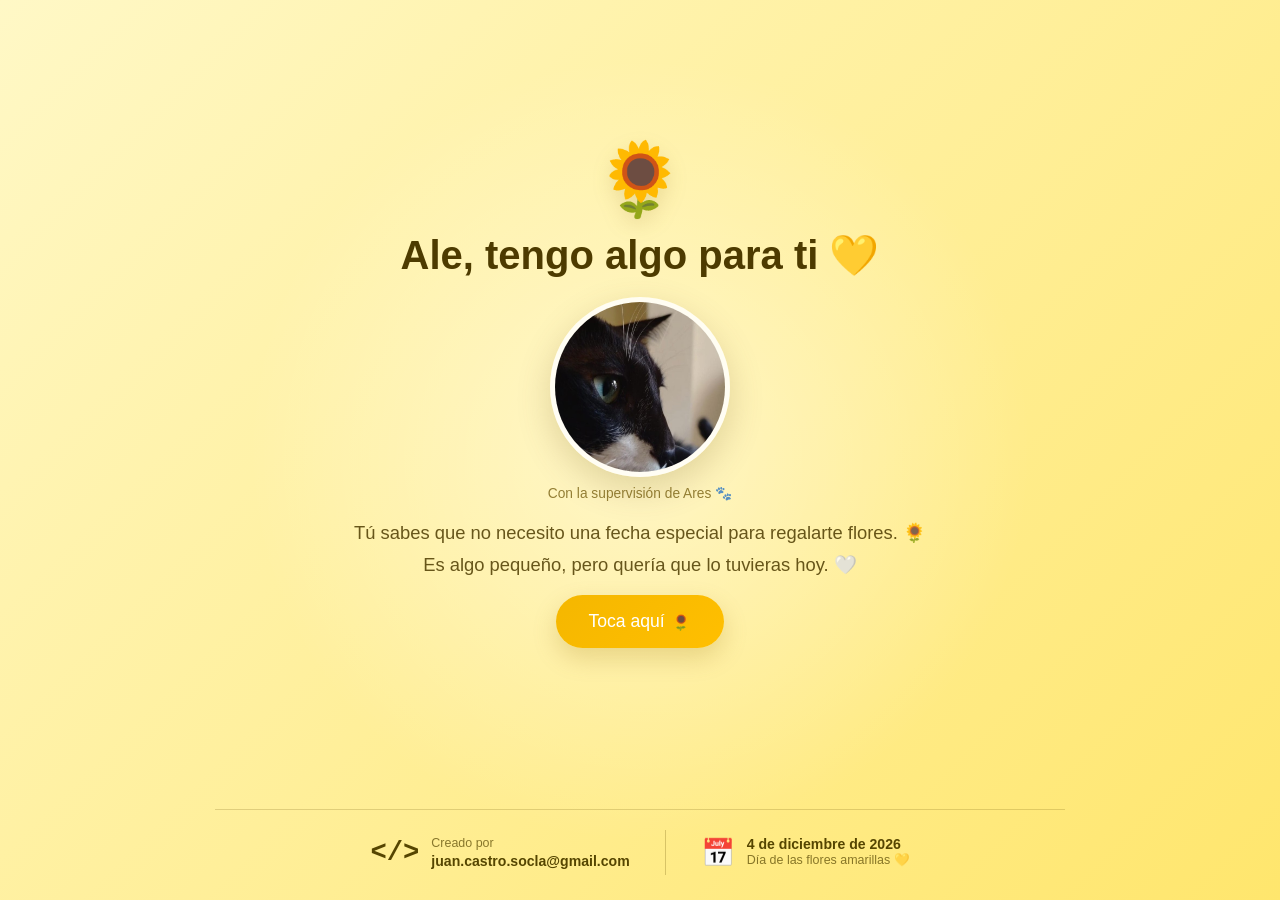
<file: flores-amarillas-Ale_bkp/index.html>
<!DOCTYPE html>
<html lang="es">
<head>
    <meta charset="UTF-8">
    <meta name="viewport" content="width=device-width, initial-scale=1.0">
    <title>Para Ale 🌻💛</title>

    <style>
        * {
            box-sizing: border-box;
            margin: 0;
            padding: 0;
        }

        html, body {
            min-height: 100%;
        }

        body {
            font-family: "Segoe UI", Tahoma, Geneva, Verdana, sans-serif;
            min-height: 100vh;
            background:
                radial-gradient(circle at center, rgba(255,255,255,.45), transparent 50%),
                linear-gradient(135deg, #fff8c6, #ffe66d);
            color: #4d3b00;
            overflow-x: hidden;
        }

        /* PRIMERA PANTALLA */
        .inicio {
            min-height: 100vh;
            display: flex;
            flex-direction: column;
            position: relative;
            padding: 30px 20px 145px;
        }

        .contenido-inicio {
            flex: 1;
            display: flex;
            flex-direction: column;
            justify-content: center;
            align-items: center;
            text-align: center;
            animation: aparecer 1.3s ease;
        }

        .flor-principal {
            font-size: 4.5rem;
            margin-bottom: 10px;
            animation: flotar 3s ease-in-out infinite;
            filter: drop-shadow(0 8px 10px rgba(120,90,0,.15));
        }

        .inicio h1 {
            font-size: 2.5rem;
            margin-bottom: 18px;
        }

        /* FOTO DE ARES */
        .foto-ares {
            width: 180px;
            height: 180px;
            margin: 0 auto 8px;
            padding: 5px;
            border-radius: 50%;
            background: rgba(255,255,255,.82);
            box-shadow: 0 12px 35px rgba(100,75,0,.20);
            animation: aparecerFoto 1.3s ease;
        }

        .foto-ares img {
            width: 100%;
            height: 100%;
            display: block;
            object-fit: cover;
            object-position: 38% center;
            border-radius: 50%;
        }

        @media (max-width: 650px) {

            .foto-ares {
                width: 155px;
                height: 155px;
            }

        }

        .foto-texto {
            margin-bottom: 16px;
            font-size: .86rem;
            font-weight: 500;
            color: #6b5200;
            opacity: .72;
        }

        .subtitulo {
            max-width: 650px;
            margin-bottom: 15px;
            font-size: 1.15rem;
            line-height: 1.7;
            opacity: .85;
        }

        .detalle-especial {
            max-width: 650px;
            margin-bottom: 25px;
            font-size: 1.15rem;
            font-weight: 600;
            color: #6b5200;
            line-height: 1.6;
            letter-spacing: .2px;
        }

        .boton-sorpresa {
            border: none;
            padding: 16px 32px;
            font-size: 1.1rem;
            border-radius: 40px;
            background: linear-gradient(135deg, #f5b700, #ffbf00);
            color: white;
            cursor: pointer;
            box-shadow: 0 10px 25px rgba(150,110,0,.22);
            transition: transform .3s ease, box-shadow .3s ease;
        }

        .boton-sorpresa:hover {
            transform: translateY(-3px) scale(1.05);
            box-shadow: 0 15px 30px rgba(150,110,0,.28);
        }

        .boton-sorpresa:active {
            transform: scale(.97);
        }

        /* FOOTERS */
        .footer {
            position: absolute;
            bottom: 25px;
            left: 50%;
            transform: translateX(-50%);
            width: min(850px, 90%);
            border-top: 1px solid rgba(100,75,0,.20);
            padding-top: 20px;
            display: flex;
            justify-content: center;
            align-items: center;
            gap: 35px;
            font-size: .88rem;
            color: #554500;
        }

        .footer-sorpresa {
            width: min(850px, 90%);
            margin: 55px auto 0;
            border-top: 1px solid rgba(100,75,0,.20);
            padding-top: 20px;
            display: flex;
            justify-content: center;
            align-items: center;
            gap: 35px;
            font-size: .88rem;
            color: #554500;
        }

        .footer-item {
            display: flex;
            align-items: center;
            gap: 12px;
            text-align: left;
        }

        .developer-icon {
            font-family: Consolas, "Courier New", monospace;
            font-weight: bold;
            font-size: 1.7rem;
        }

        .footer-icon {
            font-size: 1.7rem;
        }

        .footer-divider {
            width: 1px;
            height: 45px;
            background: rgba(100,75,0,.25);
        }

        .footer-title {
            font-size: .78rem;
            opacity: .70;
            margin-bottom: 3px;
        }

        .footer-value {
            font-weight: 600;
        }

        .footer a,
        .footer-sorpresa a {
            color: #554500;
            text-decoration: none;
        }

        .footer a:hover,
        .footer-sorpresa a:hover {
            text-decoration: underline;
        }

        /* SEGUNDA PANTALLA */
        .sorpresa {
            display: none;
            min-height: 100vh;
            padding: 70px 20px 45px;
            position: relative;
            text-align: center;
            animation: aparecer 1.3s ease;
        }

        .btn-volver {
            position: fixed;
            top: 25px;
            left: 30px;
            display: flex;
            align-items: center;
            gap: 8px;
            padding: 11px 18px;
            border: 1px solid rgba(77,59,0,.15);
            border-radius: 30px;
            background: rgba(255,255,255,.60);
            backdrop-filter: blur(10px);
            -webkit-backdrop-filter: blur(10px);
            color: #4d3b00;
            font-size: .95rem;
            font-weight: 600;
            cursor: pointer;
            box-shadow: 0 6px 20px rgba(100,80,0,.10);
            transition: transform .3s ease, background .3s ease, box-shadow .3s ease;
            z-index: 200;
        }

        .btn-volver:hover {
            background: rgba(255,255,255,.90);
            transform: translateX(-4px);
            box-shadow: 0 8px 25px rgba(100,80,0,.15);
        }

        .fecha {
            font-size: 1rem;
            letter-spacing: 3px;
            margin-bottom: 15px;
            opacity: .75;
        }

        .sorpresa h2 {
            font-size: 2.2rem;
            margin-bottom: 30px;
        }

        .ramo {
            font-size: 4rem;
            max-width: 500px;
            margin: 20px auto 35px;
            line-height: 1.2;
            animation: crecer 1.8s ease;
        }

        .mensaje {
            background: rgba(255,255,255,.72);
            backdrop-filter: blur(10px);
            -webkit-backdrop-filter: blur(10px);
            max-width: 550px;
            margin: auto;
            padding: 35px;
            border-radius: 25px;
            box-shadow: 0 15px 40px rgba(100,80,0,.12);
            font-size: 1.1rem;
            line-height: 1.8;
        }

        .mensaje-titulo {
            font-size: 1.2rem;
            font-weight: 600;
        }

        .firma {
            margin-top: 25px;
            font-weight: bold;
        }

        .petalo {
            position: fixed;
            top: -50px;
            z-index: 100;
            pointer-events: none;
            animation: caer linear forwards;
        }

        @keyframes aparecer {
            from { opacity: 0; transform: translateY(20px); }
            to { opacity: 1; transform: translateY(0); }
        }

        @keyframes aparecerFoto {
            from { opacity: 0; transform: scale(.80) translateY(10px); }
            to { opacity: 1; transform: scale(1) translateY(0); }
        }

        @keyframes crecer {
            0% { transform: scale(0); opacity: 0; }
            70% { transform: scale(1.15); }
            100% { transform: scale(1); opacity: 1; }
        }

        @keyframes flotar {
            0%, 100% { transform: translateY(0) rotate(-2deg); }
            50% { transform: translateY(-10px) rotate(2deg); }
        }

        @keyframes caer {
            from { transform: translateY(-50px) rotate(0deg); opacity: 1; }
            to { transform: translateY(110vh) rotate(720deg); opacity: .7; }
        }

        @media (max-width: 650px) {
            .inicio {
                padding: 25px 20px 235px;
            }

            .contenido-inicio {
                justify-content: flex-start;
                padding-top: 15px;
            }

            .flor-principal {
                font-size: 3.5rem;
                margin-bottom: 5px;
            }

            .inicio h1 {
                font-size: 1.8rem;
                margin-bottom: 14px;
            }

            .foto-ares {
                width: 110px;
                height: 110px;
            }

            .foto-texto {
                margin-bottom: 12px;
            }

            .subtitulo {
                font-size: .98rem;
                margin-bottom: 12px;
            }

            .detalle-especial {
                font-size: 1rem;
                margin-bottom: 20px;
            }

            .footer,
            .footer-sorpresa {
                width: 85%;
                flex-direction: column;
                align-items: flex-start;
                gap: 12px;
            }

            .footer-divider {
                width: 100%;
                height: 1px;
            }

            .footer-sorpresa {
                margin-top: 40px;
            }

            .btn-volver {
                top: 15px;
                left: 15px;
                padding: 9px 14px;
                font-size: .85rem;
            }

            .sorpresa {
                padding-top: 80px;
            }

            .sorpresa h2 {
                font-size: 1.8rem;
            }

            .ramo {
                font-size: 3rem;
            }

            .mensaje {
                padding: 25px;
                font-size: 1rem;
            }
        }
    </style>
</head>

<body>

    <!-- PRIMERA PANTALLA -->
    <section class="inicio" id="inicio">

        <div class="contenido-inicio">

            <div class="flor-principal">🌻</div>

            <h1>Ale, tengo algo para ti 💛</h1>

            <div class="foto-ares">
                <img src="ares.jpg" alt="Ares">
            </div>

            <p class="foto-texto">
                Con la supervisión de Ares 🐾
            </p>

            <p class="subtitulo">
                Tú sabes que no necesito una fecha especial para regalarte flores. 🌻
                <br>
                Es algo pequeño, pero quería que lo tuvieras hoy. 🤍
            </p>

            <!-- <p class="detalle-especial">
                Un detalle con mucho cariño para una persona maravillosa 🌻
            </p> -->

            <button
                class="boton-sorpresa"
                type="button"
                onclick="abrirSorpresa()">
                Toca aquí 🌻
            </button>

        </div>

        <footer class="footer">

            <div class="footer-item">
                <div class="developer-icon">&lt;/&gt;</div>

                <div>
                    <div class="footer-title">Creado por</div>

                    <div class="footer-value">
                        <a href="mailto:juan.castro.socla@gmail.com">
                            juan.castro.socla@gmail.com
                        </a>
                    </div>
                </div>
            </div>

            <div class="footer-divider"></div>

            <div class="footer-item">
                <div class="footer-icon">📅</div>

                <div>
                    <div class="footer-value" id="fechaActual"></div>
                    <div class="footer-title">
                        Día de las flores amarillas 💛
                    </div>
                </div>
            </div>

        </footer>

    </section>


    <!-- SEGUNDA PANTALLA -->
    <section class="sorpresa" id="sorpresa">

        <button
            class="btn-volver"
            type="button"
            onclick="volverInicio()"
            aria-label="Volver al inicio">
            ← Volver
        </button>

        <div class="fecha" id="fechaSorpresa"></div>

        <h2>Tus flores amarillas 🌻💛</h2>

        <div class="ramo">
            🌻 🌻 🌻
            <br>
            🌻 🌼 🌻 🌼
            <br>
            🌼 🌻 🌻 🌻 🌼
            <br>
            🌿 🌿 🌿
        </div>

        <div class="mensaje">

            <p class="mensaje-titulo">
                🌻 Para ti, Ale 💛
            </p>

            <br>

            <p>
                Quizás esta vez no pude entregártelas personalmente,
                pero no quería dejar pasar la oportunidad de hacerte llegar
                tus flores amarillas, aunque fuera de una manera diferente.
            </p>

            <br>

            <p>
                Espero que tengas un lindo día
                y que este pequeño detalle
                te saque una sonrisa. 🌻✨
            </p>

            <div class="firma">
                Con cariño,
                <br>
                JuanKa 💛
            </div>

        </div>

        <footer class="footer-sorpresa">

            <div class="footer-item">
                <div class="developer-icon">&lt;/&gt;</div>

                <div>
                    <div class="footer-title">Creado por</div>

                    <div class="footer-value">
                        <a href="mailto:juan.castro.socla@gmail.com">
                            juan.castro.socla@gmail.com
                        </a>
                    </div>
                </div>
            </div>

            <div class="footer-divider"></div>

            <div class="footer-item">
                <div class="footer-icon">📅</div>

                <div>
                    <div class="footer-value" id="fechaActualSorpresa"></div>
                    <div class="footer-title">
                        Día de las flores amarillas 💛
                    </div>
                </div>
            </div>

        </footer>

    </section>


    <script>
        let animacionId = 0;

        document.addEventListener("DOMContentLoaded", function () {
            actualizarFecha();
        });

        function actualizarFecha() {
            const fechaSistema = new Date();

            const fechaCompleta = fechaSistema.toLocaleDateString(
                "es-PE",
                {
                    day: "numeric",
                    month: "long",
                    year: "numeric"
                }
            );

            document.getElementById("fechaActual").textContent =
                fechaCompleta;

            document.getElementById("fechaActualSorpresa").textContent =
                fechaCompleta;

            const dia = fechaSistema.getDate();

            const mes = fechaSistema
                .toLocaleDateString(
                    "es-PE",
                    { month: "long" }
                )
                .toUpperCase();

            const anio = fechaSistema.getFullYear();

            document.getElementById("fechaSorpresa").textContent =
                `${dia} • ${mes} • ${anio}`;
        }

        function abrirSorpresa() {
            const inicio = document.getElementById("inicio");
            const sorpresa = document.getElementById("sorpresa");

            actualizarFecha();

            inicio.style.display = "none";
            sorpresa.style.display = "block";

            window.scrollTo({
                top: 0,
                behavior: "smooth"
            });

            animacionId++;
            crearPetalos(animacionId);
        }

        function volverInicio() {
            const inicio = document.getElementById("inicio");
            const sorpresa = document.getElementById("sorpresa");

            /* Invalida los temporizadores de la animación anterior */
            animacionId++;

            sorpresa.style.display = "none";
            inicio.style.display = "flex";

            document
                .querySelectorAll(".petalo")
                .forEach(function (petalo) {
                    petalo.remove();
                });

            window.scrollTo({
                top: 0,
                behavior: "smooth"
            });
        }

        function crearPetalos(idActual) {
            const elementos = ["🌻", "💛", "🌼"];

            for (let i = 0; i < 40; i++) {
                setTimeout(function () {

                    const sorpresa =
                        document.getElementById("sorpresa");

                    /*
                       Evita que una animación anterior vuelva
                       a crear flores si se pulsa Volver y luego
                       se abre la sorpresa rápidamente.
                    */
                    if (
                        idActual !== animacionId ||
                        sorpresa.style.display === "none"
                    ) {
                        return;
                    }

                    const petalo =
                        document.createElement("div");

                    petalo.classList.add("petalo");

                    petalo.textContent =
                        elementos[
                            Math.floor(
                                Math.random() * elementos.length
                            )
                        ];

                    petalo.style.left =
                        Math.random() * 100 + "vw";

                    petalo.style.fontSize =
                        (18 + Math.random() * 20) + "px";

                    petalo.style.animationDuration =
                        (4 + Math.random() * 5) + "s";

                    document.body.appendChild(petalo);

                    setTimeout(function () {
                        petalo.remove();
                    }, 9500);

                }, i * 150);
            }
        }
    </script>

</body>
</html>
</file>
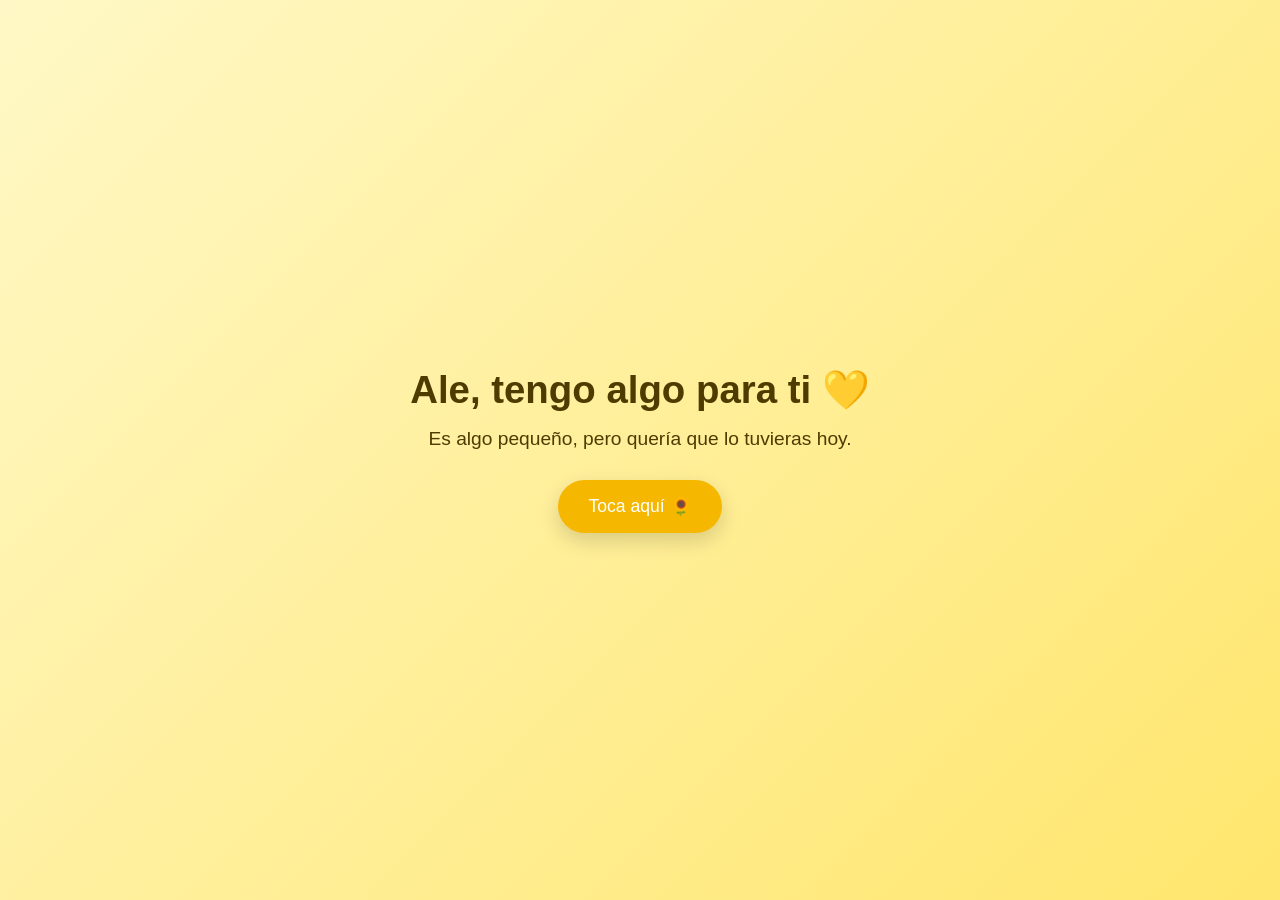
<file: flores-amarillas/index.html>
<!DOCTYPE html>
<html lang="es">
<head>
  <meta charset="UTF-8">
  <meta name="viewport" content="width=device-width, initial-scale=1.0">

  <title>Para Ale 🌻💛</title>

  <style>
    * {
      box-sizing: border-box;
      margin: 0;
      padding: 0;
    }

    body {
      font-family: 'Segoe UI', sans-serif;
      background: linear-gradient(135deg, #fff8c6, #ffe66d);
      min-height: 100vh;
      overflow-x: hidden;
      text-align: center;
      color: #4d3b00;
    }

    .inicio {
      min-height: 100vh;
      display: flex;
      flex-direction: column;
      justify-content: center;
      align-items: center;
      padding: 30px;
      transition: 1s;
    }

    .inicio h1 {
      font-size: 2.4rem;
      margin-bottom: 15px;
      animation: aparecer 1.5s ease;
    }

    .inicio p {
      font-size: 1.2rem;
      margin-bottom: 30px;
    }

    button {
      border: none;
      padding: 16px 30px;
      font-size: 1.1rem;
      border-radius: 40px;
      background: #f5b700;
      color: white;
      cursor: pointer;
      box-shadow: 0 8px 20px rgba(0,0,0,.15);
      transition: .3s;
    }

    button:hover {
      transform: scale(1.08);
    }

    .sorpresa {
      display: none;
      min-height: 100vh;
      padding: 50px 20px;
      animation: aparecer 1.5s ease;
    }

    .fecha {
      font-size: 1rem;
      letter-spacing: 3px;
      margin-bottom: 15px;
    }

    .sorpresa h2 {
      font-size: 2.2rem;
      margin-bottom: 30px;
    }

    .ramo {
      font-size: 4rem;
      max-width: 500px;
      margin: 20px auto 35px;
      animation: crecer 1.8s ease;
      line-height: 1.2;
    }

    .mensaje {
      background: rgba(255,255,255,.75);
      backdrop-filter: blur(10px);
      max-width: 550px;
      margin: auto;
      padding: 30px;
      border-radius: 25px;
      box-shadow: 0 10px 35px rgba(0,0,0,.12);
      font-size: 1.1rem;
      line-height: 1.8;
    }

    .firma {
      margin-top: 25px;
      font-weight: bold;
    }

    .petalo {
      position: fixed;
      top: -40px;
      font-size: 25px;
      z-index: 10;
      animation: caer linear forwards;
    }

    @keyframes aparecer {
      from {
        opacity: 0;
        transform: translateY(20px);
      }

      to {
        opacity: 1;
        transform: translateY(0);
      }
    }

    @keyframes crecer {
      0% {
        transform: scale(0);
        opacity: 0;
      }

      70% {
        transform: scale(1.15);
      }

      100% {
        transform: scale(1);
        opacity: 1;
      }
    }

    @keyframes caer {
      to {
        transform: translateY(110vh) rotate(720deg);
      }
    }

    @media(max-width:600px) {
      .inicio h1 {
        font-size: 2rem;
      }

      .sorpresa h2 {
        font-size: 1.8rem;
      }

      .ramo {
        font-size: 3rem;
      }
    }
  </style>
</head>

<body>

  <section class="inicio" id="inicio">

    <h1>Ale, tengo algo para ti 💛</h1>

    <p>
      Es algo pequeño, pero quería que lo tuvieras hoy.
    </p>

    <button onclick="abrirSorpresa()">
      Toca aquí 🌻
    </button>

  </section>


  <section class="sorpresa" id="sorpresa">

    <div class="fecha">
      21 • SEPTIEMBRE
    </div>

    <h2>
      Tus flores amarillas 🌻💛
    </h2>

    <div class="ramo">
      🌻 🌻 🌻<br>
      🌻 🌼 🌻 🌼<br>
      🌼 🌻 🌻 🌻 🌼<br>
      🌿 🌿 🌿
    </div>

    <div class="mensaje">

      <p>
        🌻 Para ti, Ale 💛
      </p>

      <br>

      <p>
        Hoy 21 de septiembre no quería dejar pasar
        la oportunidad de regalarte tus flores amarillas,
        aunque esta vez sean de una manera diferente.
      </p>

      <br>

      <p>
        Espero que tengas un lindo día y que estas
        pequeñas flores te saquen una sonrisa. 🌻✨
      </p>

      <div class="firma">
        Con cariño,<br>
        Juan Carlos 💛
      </div>

    </div>

  </section>


  <script>

    function abrirSorpresa() {

      document.getElementById("inicio").style.display = "none";

      document.getElementById("sorpresa").style.display = "block";

      crearPetalos();

    }


    function crearPetalos() {

      for (let i = 0; i < 35; i++) {

        setTimeout(() => {

          const petalo = document.createElement("div");

          petalo.classList.add("petalo");

          const flores = ["🌻", "💛", "🌼"];

          petalo.innerHTML =
            flores[Math.floor(Math.random() * flores.length)];

          petalo.style.left =
            Math.random() * 100 + "vw";

          petalo.style.animationDuration =
            (4 + Math.random() * 5) + "s";

          document.body.appendChild(petalo);

          setTimeout(() => {
            petalo.remove();
          }, 9000);

        }, i * 150);

      }

    }

  </script>

</body>
</html>
</file>
